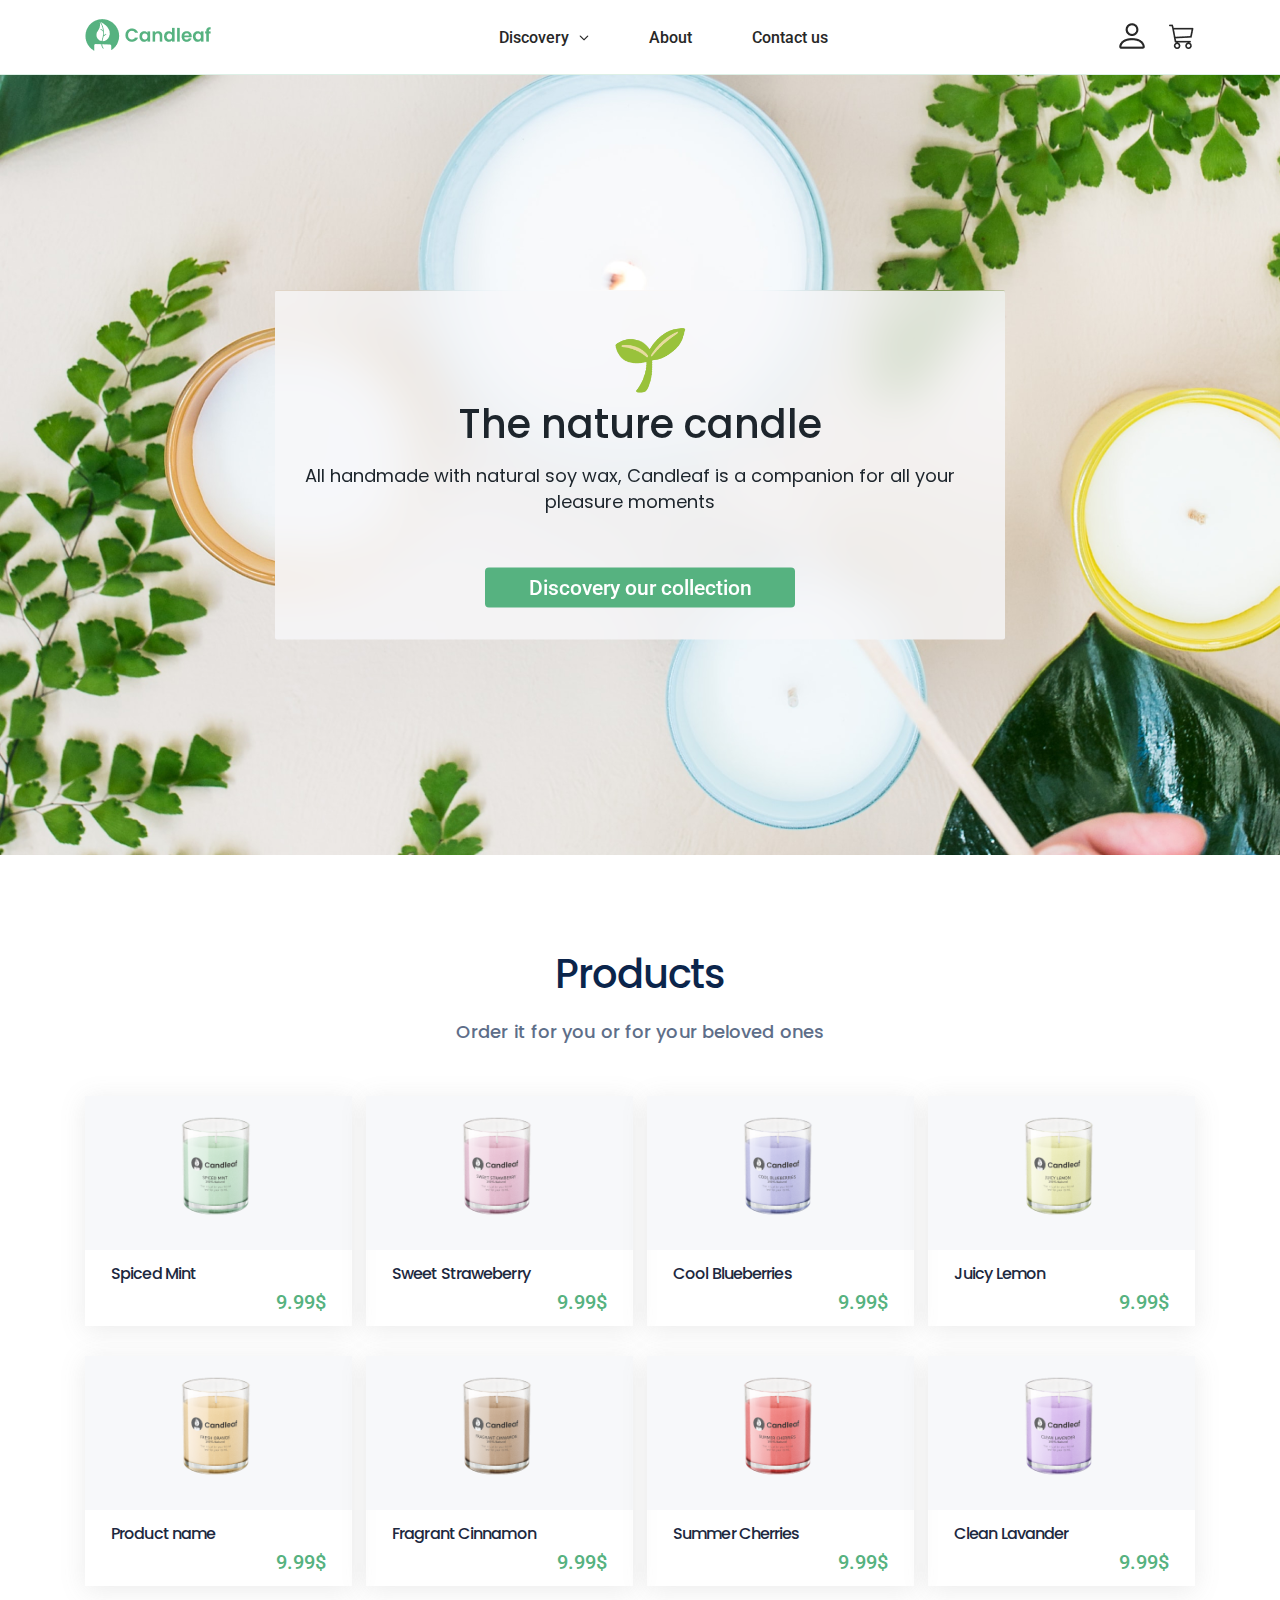
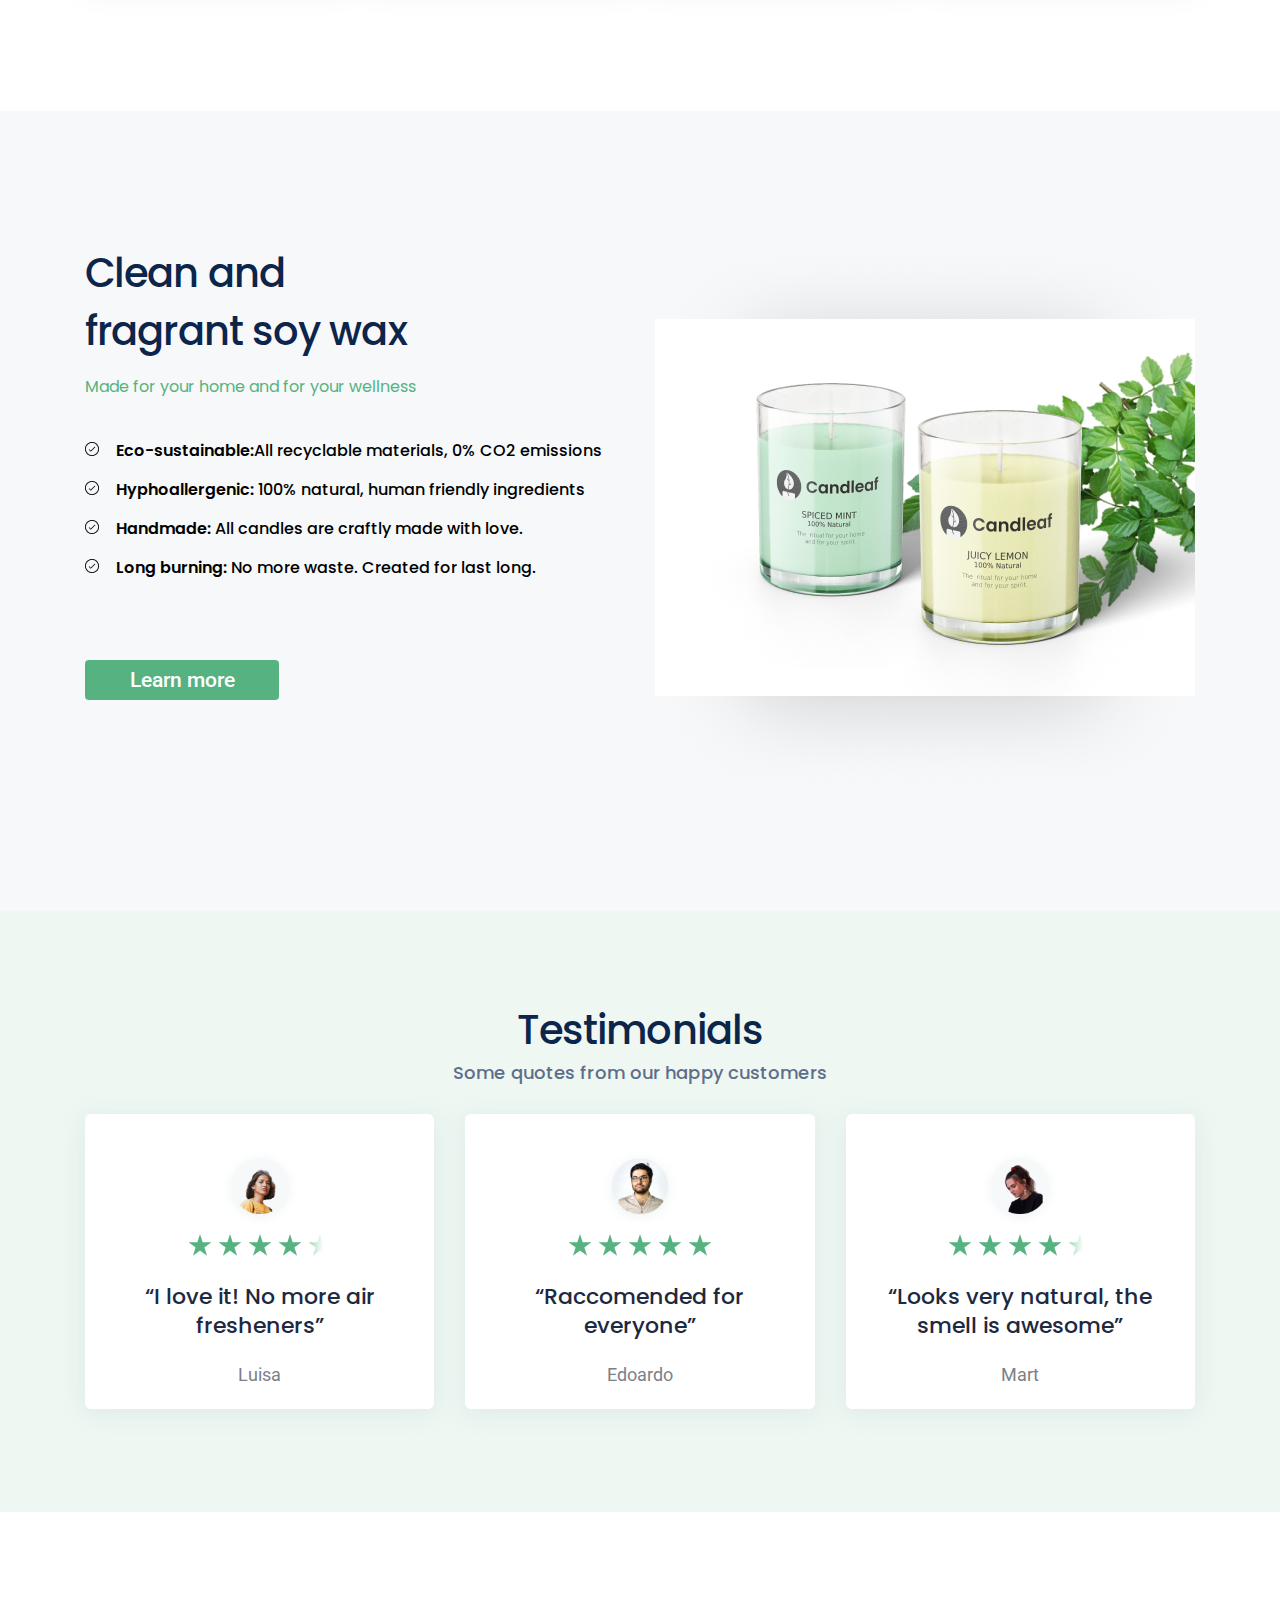
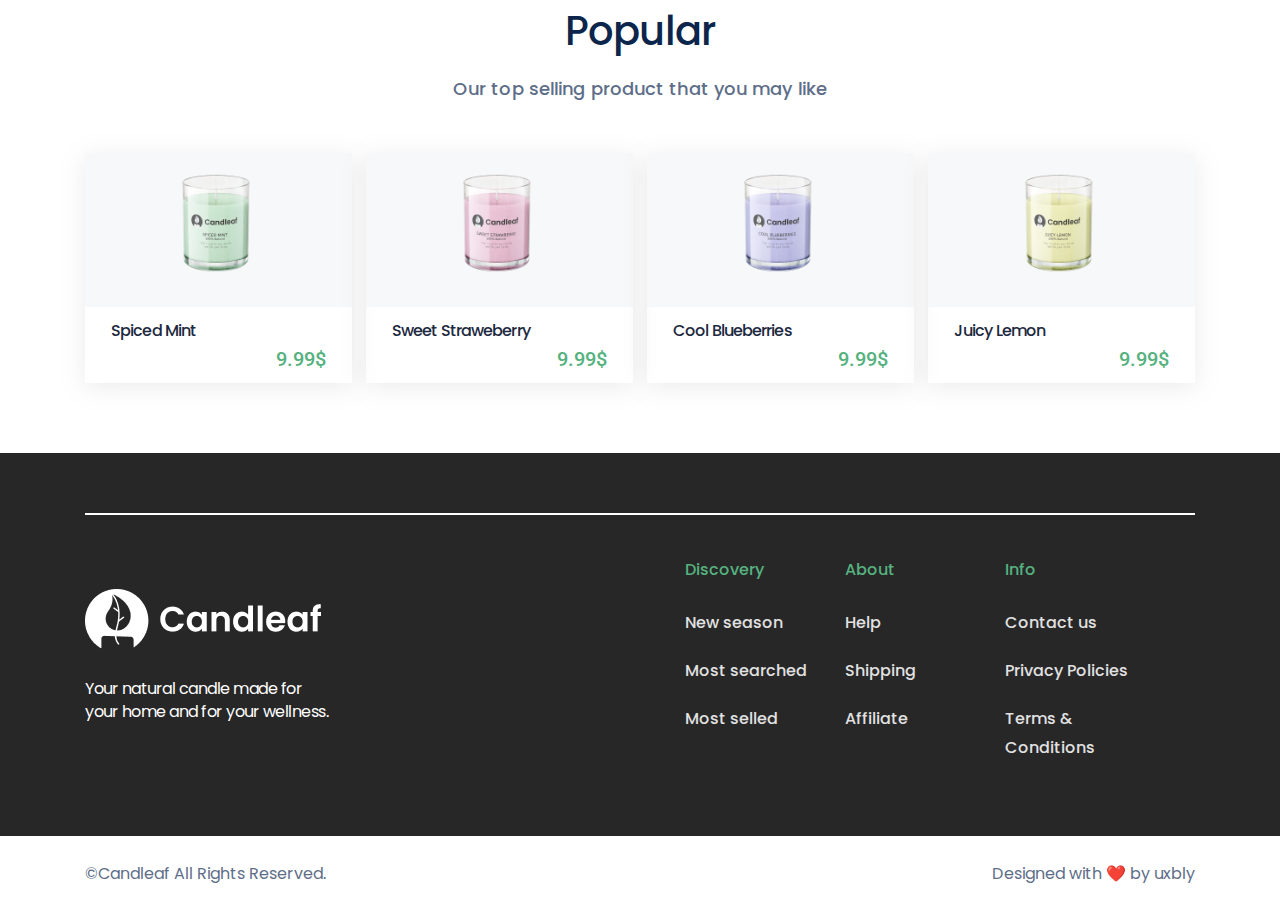
<file: index.html>
<!DOCTYPE html>
<html lang="pt-br">
    <head >
        <meta charset="UTF-8">
        <meta name="viewport" content="width=device-width, initial-scale=1.0">
        <title>Candleaf</title>
        <link rel="icon" href="./imagens/favicon.png" sizes="32x32" type="image/png">
        <link rel="preconnect" href="https://fonts.googleapis.com">
        <link rel="preconnect" href="https://fonts.gstatic.com" crossorigin>
        <link href="https://fonts.googleapis.com/css2?family=Roboto:ital,wght@0,100;0,300;0,400;0,500;0,700;0,900;1,100;1,300;1,400;1,500;1,700;1,900&display=swap" rel="stylesheet">
        <link href="https://fonts.googleapis.com/css2?family=Poppins:ital,wght@0,100;0,200;0,300;0,400;0,500;0,600;0,700;0,800;0,900;1,100;1,200;1,300;1,400;1,500;1,600;1,700;1,800;1,900&display=swap" rel="stylesheet">
        <link rel="stylesheet" href="./index.css">
        <meta name="description" content="Candleaf, is the nature candle. All handmade with natural soy max, Candleaft is a companion for all your pleasure moments.">
        <meta name="rating" content="general">
    </head>
    <body>
       <!-- HEADER -->
        
       <header class="header">
            <section class="container">
                <section class="header-content">
                    
                        <section class="menu-mobile-container">
                            <a href="#" title="Menu" class="header-menu-mobile"></a>
                            <nav class="menu-mobile">
                                <ul>
                                    <li class="menu-home-item1">
                                        <a href="#" title="Discovery">Discovery</a>
                                    </li>
                                    <li class="menu-item-mobile">
                                        <a href="#" title="About">About</a></li>
                                    <li class="menu-item-mobile">
                                        <a href="#" title="Contact us">Contact us</a>
                                    </li>
                                </ul>   
                            </nav>
                        </section>

                    
                    <a href="./index.html" title="Logo">
                        <img src="./imagens/logo.png" alt="logo-candleaf" title="Logo Candleaf">
                    </a>
                    <nav class="header-menu-desktop">
                            <ul class="header-menu">
                                <li class="menu-home-item1">
                                    <a href="#" title="Discovery">Discovery</a>
                                </li>
                                <li>
                                    <a href="#" title="About">About</a></li>
                                <li>
                                    <a href="#" title="Contact us">Contact us</a>
                                </li>
                            </ul>   
                    </nav>
                    <section class="profile-cart">
                            <a href="#" title="Minha Conta">
                                <img src="./imagens/profile.png" alt="profile-minha-conta" title="Minha Conta">
                            </a>
                            <a href="#" title="Meu carrinho">
                                <img src="./imagens/cart.png" alt="meu-carrinho" title="Meu Carrinho">
                            </a>
                    </section>
                </section>
            </section>
        </header>
        
        <!-- MAIN -->
        <main>
           <!-- BANNER -->
            <section class="hero">
                <picture>
                    <source media="(max-width:1024px)" srcset="./imagens/hero-mobile.png">
                    <img src="./imagens/hero.png" alt="banner-hero" title="Banner Hero">
                </picture>
                <section class="hero-box">
                    <i>🌱</i>
                    <h1>The nature candle</h1>
                    <p>All handmade with natural soy wax, Candleaf is a companion for all your pleasure moments </p>
                    <a class="button hero-button" href="#products-gallery" title="Discovery our collection">Discovery our collection</a>
                </section>
           </section>
            
            <!-- PRODUTOS -->
            <section id="products-gallery" class="products-gallery"> 
                <section class="container">
                    <section class="products-gallery-content"> 
                        
                        <h2 class="section-title">Products</h2>
                        <p class="section-description">Order it for you or for your beloved ones </p>
                        
                        <section class="gallery">
                            <!-- CARD 01 -->
                            <a href="./spiced-mint.html" title="Ir para o produto">
                                <section class="card">
                                    <figure>
                                        <img src="./imagens/produto-1.png" alt="produto-spiced-mint" title="Spiced Mint">
                                    </figure>
                                    <section class="card-description">
                                        <h3 class="name">Spiced Mint</h3>
                                        <p class="price">9.99$</p>
                                    </section>
                                </section>
                            </a>
                        
                            <!-- CARD 02 -->
                            <a href="./sweet-straweberry.html" title="Ir para o produto">
                                <section class="card">
                                    <figure>
                                        <img src="./imagens/produto-2.png" alt="produto-sweet-straweberry" title="Sweet Straweberry">
                                    </figure>
                                    <section class="card-description">
                                        <h3 class="name">Sweet Straweberry</h3>
                                        <p class="price">9.99$</p>
                                    </section>
                                </section>
                            </a>

                            <!-- CARD 03 -->
                            <a href="./cool-blueberries.html" title="Ir para o produto">
                                <section class="card">
                                    <figure>
                                        <img src="./imagens/produto-3.png" alt="produto-cool-blueberries" title="Cool Blueberries">
                                    </figure>
                                    <section class="card-description">
                                        <h3 class="name">Cool Blueberries</h3>
                                        <p class="price">9.99$</p>
                                    </section>
                                </section>
                            </a>

                            <!-- CARD 04 -->
                            <a href="./juicy-lemon.html" title="Ir para o produto">
                                <section class="card">
                                    <figure>
                                        <img src="./imagens/produto-4.png" alt="produto-juicy-lemon" title="Juicy Lemon">
                                    </figure>
                                    <section class="card-description">
                                        <h3 class="name">Juicy Lemon</h3>
                                        <p class="price">9.99$</p>
                                    </section>
                                </section>
                            </a>

                            <!-- CARD 05 -->
                            <a href="./product-name.html" title="Ir para o produto" class="card-produto card-link">
                                <section class="card">
                                    <figure>
                                        <img src="./imagens/produto-5.png" alt="produto-product-name" title="Product name">
                                    </figure>
                                    <section class="card-description">
                                        <h3 class="name">Product name</h3>
                                        <p class="price">9.99$</p>
                                    </section>
                                </section>
                            </a>

                            <!-- CARD 06 -->
                            <a href="./fragrant-cinnamon.html" title="Ir para o produto" class="card-produto card-link">
                                <section class="card">
                                    <figure>
                                        <img src="./imagens/produto-6.png" alt="produto-fragrant-cinnamon" title="Fragrant Cinnamon">
                                    </figure>
                                    <section class="card-description">
                                        <h3 class="name">Fragrant Cinnamon</h3>
                                        <p class="price">9.99$</p>
                                    </section>
                                </section>
                            </a>

                            <!-- CARD 07 -->
                            <a href="./summer-cherries.html" title="Ir para o produto" class="card-produto card-link">
                                <section class="card">
                                    <figure>
                                        <img src="./imagens/produto-7.png" alt="produto-summer-cherries" title="Summer Cherries">
                                    </figure>
                                    <section class="card-description">
                                        <h3 class="name">Summer Cherries</h3>
                                        <p class="price">9.99$</p>
                                    </section>
                                </section>
                            </a>

                            <!-- CARD 08 -->
                            <a href="./clean-lavander.html" title="Ir para o produto" class="card-produto card-link">
                                <section class="card">
                                    <figure>
                                        <img src="./imagens/produto-8.png" alt="produto-clean-lavander" title="Clean Lavander">
                                    </figure>
                                    <section class="card-description">
                                        <h3 class="name">Clean Lavander</h3>
                                        <p class="price">9.99$</p>
                                    </section>
                                </section>
                            </a>

                            <button class="see-more">See more</button>

                        </section>
                    </section>
                </section>
            </section>


           <!-- PRODUTO DESCRIÇÃO -->
            <section class="product-description">
                <section class="container">
                    <section class="product-description-content">
                        
                        <!-- ESQUERDA -->
                        <section class="left">
                            
                            <h2 class="section-title">Clean and fragrant soy wax</h2>
                            
                            <p>Made for your home and for your wellness</p>
                            
                            <ul>
                                <li><span>Eco-sustainable:</span>All recyclable materials, 0% CO2 emissions</li>
                                <li><span>Hyphoallergenic:</span> 100% natural, human friendly ingredients </li>
                                <li><span>Handmade:</span> All candles are craftly made with love.</li>
                                <li><span>Long burning:</span> No more waste. Created for last long.</li>
                            </ul>

                            <button>Learn more</button>
                        </section>

                        <!-- DIREITA -->
                        <section class="right">
                            
                            <h2 class="section-title">Clean and fragrant soy wax</h2>
                            
                            <p>Made for your home and for your wellness</p>
                            
                            <figure>
                                <img src="./imagens/produto-descricao.png" alt="product-descricao" title="Clean and fragrant soy wax">
                            </figure>
                        </section>

                    </section>
                </section>
            </section>
            
            <!-- TESTIMONIALS-->
            <section class="testimonials">
                <section class="container">
                    <section class="testimonials-content">
                        <h2 class="section-title">Testimonials</h2>
                        <p class="section-description">Some quotes from our happy customers</p>
                        <section class="gallery">
                            <!-- CARD 01-->
                            <section class="card">
                                <figure>
                                    <img src="./imagens/testimonials-1.png" alt="testimonials-profile" title="I love it! No more air fresheners" class="profile"/>
                                </figure>
                                <ul class="review">
                                    <li>
                                        <figure>
                                            <img src="./imagens/star-1.png" alt="star-testimonials-review" title="Testimonials Review"/>
                                        </figure>
                                    </li>
                                    <li>
                                        <figure>
                                            <img src="./imagens/star-1.png" alt="star-testimonials-review" title="Testimonials Review"/>
                                        </figure>
                                    </li>
                                    <li>
                                        <figure>
                                            <img src="./imagens/star-1.png" alt="star-testimonials-review" title="Testimonials Review"/>
                                        </figure>
                                    </li>
                                    <li>
                                        <figure>
                                            <img src="./imagens/star-1.png" alt="star-testimonials-review" title="Testimonials Review"/>
                                        </figure>
                                    </li>
                                    <li>
                                        <figure>
                                            <img src="./imagens/star-0.png" alt="star-testimonials-review" title="Testimonials Review"/>
                                        </figure>
                                    </li>
                                </ul> 
                                <h3>“I love it! No more air fresheners”</h3>
                                <h4>Luisa</h4>
                            </section>

                             <!-- CARD 02-->
                             <section class="card">
                                <figure>
                                    <img src="./imagens/testimonials-2.png" alt="testimonials-profile" title="Raccomended for everyone" class="profile"/>
                                </figure>
                                <ul class="review">
                                    <li>
                                        <figure>
                                            <img src="./imagens/star-1.png" alt="star-testimonials-review" title="Testimonials Review"/>
                                        </figure>
                                    </li>
                                    <li>
                                        <figure>
                                            <img src="./imagens/star-1.png" alt="star-testimonials-review" title="Testimonials Review"/>
                                        </figure>
                                    </li>
                                    <li>
                                        <figure>
                                            <img src="./imagens/star-1.png" alt="star-testimonials-review" title="Testimonials Review"/>
                                        </figure>
                                    </li>
                                    <li>
                                        <figure>
                                            <img src="./imagens/star-1.png" alt="star-testimonials-review" title="Testimonials Review"/>
                                        </figure>
                                    </li>
                                    <li>
                                        <figure>
                                            <img src="./imagens/star-1.png" alt="star-testimonials-review" title="Testimonials Review"/>
                                        </figure>
                                    </li>
                                </ul> 
                                <h3>“Raccomended for everyone”</h3>
                                <h4>Edoardo</h4>
                             </section>

                              <!-- CARD 03-->
                            <section class="card">
                                <figure>
                                    <img src="./imagens/testimonials-3.png" alt="testimonials-profile" title="Looks very natural, the smell is awesome" class="profile"/>   
                                </figure>
                                <ul class="review">
                                    <li>
                                        <figure>
                                            <img src="./imagens/star-1.png" alt="star-testimonials-review" title="Testimonials Review"/>
                                        </figure>
                                    </li>
                                    <li>
                                        <figure>
                                            <img src="./imagens/star-1.png" alt="star-testimonials-review" title="Testimonials Review"/>
                                        </figure>
                                    </li>
                                    <li>
                                        <figure>
                                            <img src="./imagens/star-1.png" alt="star-testimonials-review" title="Testimonials Review"/>
                                        </figure>
                                    </li>
                                    <li>
                                        <figure>
                                            <img src="./imagens/star-1.png" alt="star-testimonials-review" title="Testimonials Review"/>
                                        </figure>
                                    </li>
                                    <li>
                                        <figure>
                                            <img src="./imagens/star-0.png" alt="star-testimonials-review" title="Testimonials Review"/>
                                        </figure>
                                    </li>
                                </ul> 
                                <h3>“Looks very natural, the smell is awesome”</h3>
                                <h4>Mart</h4>
                            </section>
                        </section>
                    </section>
                </section>
            </section>

           <!-- PRODUTOS POPULAR -->
            <section class="products-gallery products-popular"> 
                <section class="container">
                    <section class="products-gallery-content"> 
                        
                        <h2 class="section-title">Popular</h2>
                        <p class="section-description">Our top selling product that you may like</p>
                        
                        <section class="gallery">
                            <!-- CARD 01 -->
                            <a href="./spiced-mint.html" title="Ir para o produto">
                                <section class="card">
                                    <figure>
                                        <img src="./imagens/produto-1.png" alt="produto-spiced-mint" title="Spiced Mint">
                                    </figure>
                                    <section class="card-description">
                                        <h3 class="name">Spiced Mint</h3>
                                        <p class="price">9.99$</p>
                                    </section>
                                </section>
                            </a>
                            
                            <!-- CARD 02 -->
                            <a href="./sweet-straweberry.html" title="Ir para o produto">
                                <section class="card">
                                    <figure>
                                        <img src="./imagens/produto-2.png" alt="produto-sweet-straweberry" title="Sweet Straweberry">
                                    </figure>
                                    <section class="card-description">
                                        <h3 class="name">Sweet Straweberry</h3>
                                        <p class="price">9.99$</p>
                                    </section>
                                </section>
                            </a>

                            <!-- CARD 03 -->
                            <a href="./cool-blueberries.html" title="Ir para o produto">
                                <section class="card">
                                    <figure>
                                        <img src="./imagens/produto-3.png" alt="produto-cool-blueberries" title="Cool Blueberries">
                                    </figure>
                                    <section class="card-description">
                                        <h3 class="name">Cool Blueberries</h3>
                                        <p class="price">9.99$</p>
                                    </section>
                                </section>
                            </a>

                            <!-- CARD 04 -->
                            <a href="./juicy-lemon.html" title="Ir para o produto">
                                <section class="card">
                                    <figure>
                                        <img src="./imagens/produto-4.png" alt="produto-juicy-lemon" title="Juicy Lemon">
                                    </figure>
                                    <section class="card-description">
                                        <h3 class="name">Juicy Lemon</h3>
                                        <p class="price">9.99$</p>
                                    </section>
                                </section>
                            </a>

                            <!-- <button class="see-more">See more</button> -->
                        </section>

                    </section>
                </section>
            </section>

            
        </main>

        <!-- FOOOTER -->
        <footer>
            <!-- LOGO E MENU -->
            <section class="footer-menus">
                <section class="container">
                    <section class="footer-menus-content">
                        <!-- LOGO -->
                        <section class="logo-content">
                            <figure>
                                <img src="./imagens/logo-white.png" alt="logo-footer" title="Logo Candleaf"/>
                            </figure>
                            <p>Your natural candle made for your home and for your wellness.</p>
                        </section>

                       <!-- MENU -->
                        <section class="footer-menu">
                            <!-- MENU 01 -->
                            <section class="menu-item">
                                <h3>Discovery</h3>
                                <ul>
                                    <li>
                                        <a href="#" title="New season">New season</a>
                                    </li>
                                    <li>
                                        <a href="#" title="Most searched">Most searched</a>
                                    </li>
                                    <li>
                                        <a href="#" title="Most selled">Most selled</a>
                                    </li>
                                </ul>
                            </section>

                            <!-- MENU 02 -->
                            <section class="menu-item">
                                <h3>About</h3>
                                <ul>
                                    <li>
                                        <a href="#" title="Help">Help</a>
                                    </li>
                                    <li>
                                        <a href="#" title="Shipping">Shipping</a>
                                    </li>
                                    <li>
                                        <a href="#" title="Affiliate">Affiliate</a>
                                    </li>
                                </ul>
                            </section>

                            <!-- MENU 03 -->
                            <section class="menu-item">
                                <h3>Info</h3>
                                <ul>
                                    <li>
                                        <a href="#" title="Help">Contact us</a>
                                    </li>
                                    <li>
                                        <a href="#" title="Shipping">Privacy Policies</a>
                                    </li>
                                    <li>
                                        <a href="#" title="Affiliate">Terms & Conditions</a>
                                    </li>
                                </ul>
                            </section>
                        </section>
                    </section>
                </section>
            </section>

            <!-- CREDITOS -->
            <section class="footer-credits">
                <section class="container">
                    <section class="footer-credits-content">
                        <p>©Candleaf All Rights Reserved.</p>
                        <p>Designed with ❤️ by uxbly</p>
                    </section>
                </section>
            </section>
        </footer>


        <!-- SCRIPTS -->
        <script src="https://code.jquery.com/jquery-3.6.0.min.js"
            integrity="sha256-/xUj+3OJU5yExlq6GSYGSHk7tPXikynS7ogEvDej/m4="
            crossorigin="anonymous"></script>
        <script src="./js/index.js"></script>
    </body>
</html>
</file>
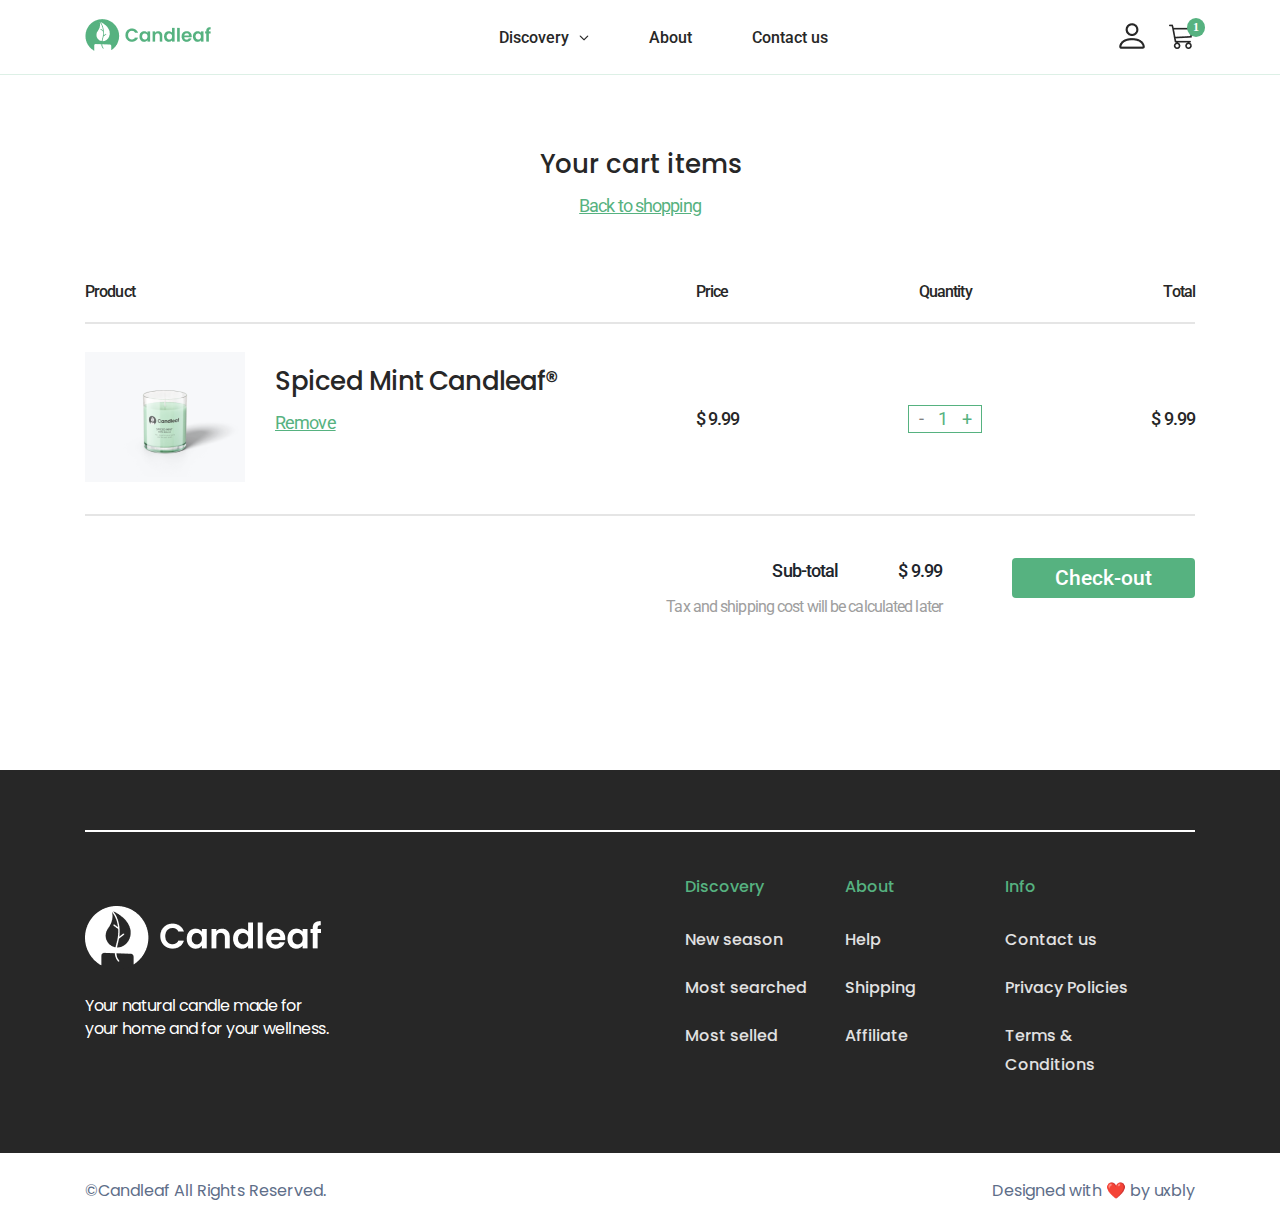
<file: cart.html>
<!DOCTYPE html>
<html lang="pt-br">
    <head >
        <meta charset="UTF-8">
        <meta name="viewport" content="width=device-width, initial-scale=1.0">
        <title>My Cart</title>
        <link rel="preconnect" href="https://fonts.googleapis.com">
        <link rel="preconnect" href="https://fonts.gstatic.com" crossorigin>
        <link href="https://fonts.googleapis.com/css2?family=Roboto:ital,wght@0,100;0,300;0,400;0,500;0,700;0,900;1,100;1,300;1,400;1,500;1,700;1,900&display=swap" rel="stylesheet">
        <link href="https://fonts.googleapis.com/css2?family=Poppins:ital,wght@0,100;0,200;0,300;0,400;0,500;0,600;0,700;0,800;0,900;1,100;1,200;1,300;1,400;1,500;1,600;1,700;1,800;1,900&display=swap" rel="stylesheet">
        <link rel="stylesheet" href="./index.css">
        <link rel="stylesheet" href="./cart-page.css">
        <link rel="icon" href="./imagens/favicon.png" sizes="32x32" type="image/png">
        <meta name="description" content="Candleaf, is the nature candle. All handmade with natural soy max, Candleaft is a companion for all your pleasure moments.">
        <meta name="rating" content="general">
    </head>
    <body>
       <!-- HEADER -->
       <header class="header">
            <section class="container">
                <section class="header-content">
                    
                    <section class="menu-mobile-container">
                        <a href="#" title="Menu" class="header-menu-mobile"></a>
                        <nav class="menu-mobile">
                            <ul>
                                <li class="menu-home-item1">
                                    <a href="#" title="Discovery">Discovery</a>
                                </li>
                                <li class="menu-item-mobile">
                                    <a href="#" title="About">About</a></li>
                                <li class="menu-item-mobile">
                                    <a href="#" title="Contact us">Contact us</a>
                                </li>
                            </ul>   
                        </nav>
                    </section>
                    
                    <a href="./index.html" title="Logo">
                        <img src="./imagens/logo.png" alt="logo-candleaf" title="Logo Candleaf">
                    </a>
                    <nav class="header-menu-desktop">
                            <ul class="header-menu">
                                <li class="menu-home-item1">
                                    <a href="#" title="Discovery">Discovery</a>
                                </li>
                                <li>
                                    <a href="#" title="About">About</a></li>
                                <li>
                                    <a href="#" title="Contact us">Contact us</a>
                                </li>
                            </ul>   
                    </nav>
                    <section class="profile-cart">
                            <a href="#" title="Minha Conta">
                                <img src="./imagens/profile.png" alt="profile-minha-conta" title="Minha Conta">
                            </a>
                            <a href="#" title="Meu carrinho" class="my-cart">
                                <img src="./imagens/cart.png" alt="meu-carrinho" title="Meu Carrinho">
                            </a>
                    </section>
                </section>
            </section>
        </header>
        
        <!-- MAIN -->
        <main>

            <section class="cart-page">
                <section class="container">
                    
                    <section class="cart-page-content">
                        <section class="cart-page-header">
                            <h1>Your cart items</h1>
                            <a href="./index.html" title="Back to shopping">Back to shopping</a> 
                        </section>
                    </section>

                    <section class="cart-items">
                        <section class="cart-items-header">
                            <section class="column-product">
                                <h3>Product</h3>
                            </section>
                            <section class="column-price">
                                <h3>Price</h3>
                            </section>
                            <section class="column-quantity no-mobile">
                                <h3>Quantity</h3>
                            </section>
                            <section class="column-total no-mobile">
                                <h3>Total</h3>
                            </section>
                        </section>
                        <section class="cart-items-content">
                            <section class="column-product">
                                <section class="product-content">
                                    <picture>
                                        <source media="(max-width:1024px)" srcset="./imagens/product-1-cart-mobile.png">
                                        <img src="./imagens/product-1-cart.png" alt="spiced-mint-candleaf" title="Spiced Mint Candleaf®">
                                    </picture>
                                    <section class="product-content-name">
                                        <a href="./spiced-mint.html" title="Spiced Mint Candleaf®">
                                            <h2>Spiced Mint Candleaf®</h2>
                                        </a>
                                        <a class="link-remove" href="#" title="Remove">Remove</a>
                                    </section>
                                </section>
                            </section>
                            <section class="column-price">
                                <span class="price">$ 9.99</span>
                                <section class="quantity-mobile">
                                    <span class="label">Quantity</span>
                                    <section class="quantity-selector">
                                        <button class="prev">-</button>
                                        <span>1</span>
                                        <button>+</button>
                                    </section>
                                </section>
                            </section>
                            <section class="column-quantity no-mobile">
                                <section class="quantity-selector">
                                    <button class="prev">-</button>
                                    <span>1</span>
                                    <button>+</button>
                                </section>
                            </section>
                            <section class="column-total no-mobile"">
                                <span class="price">$ 9.99</span>
                            </section>
                        </section>
                        <section class="cart-footer">
                            <section class="sub-total">
                                <section class="price">
                                    <p>Sub-total</p>
                                    <p>$ 9.99</p>
                                </section>
                                <p class="info">Tax and shipping cost will be calculated later</p>
                            </section>
                            <a class="button" href="./checkout/profile.html" title="Check-out">Check-out</a>
                        </section>
                    </section>
                    
                </section>
            </section>
            
        </main>

        <!-- FOOOTER -->
        <footer>
            <!-- LOGO E MENU -->
            <section class="footer-menus">
                <section class="container">
                    <section class="footer-menus-content">
                        <!-- LOGO -->
                        <section class="logo-content">
                            <figure>
                                <img src="./imagens/logo-white.png" alt="logo-footer" title="Logo Candleaf"/>
                            </figure>
                            <p>Your natural candle made for your home and for your wellness.</p>
                        </section>

                       <!-- MENU -->
                        <section class="footer-menu">
                            <!-- MENU 01 -->
                            <section class="menu-item">
                                <h3>Discovery</h3>
                                <ul>
                                    <li>
                                        <a href="#" title="New season">New season</a>
                                    </li>
                                    <li>
                                        <a href="#" title="Most searched">Most searched</a>
                                    </li>
                                    <li>
                                        <a href="#" title="Most selled">Most selled</a>
                                    </li>
                                </ul>
                            </section>

                            <!-- MENU 02 -->
                            <section class="menu-item">
                                <h3>About</h3>
                                <ul>
                                    <li>
                                        <a href="#" title="Help">Help</a>
                                    </li>
                                    <li>
                                        <a href="#" title="Shipping">Shipping</a>
                                    </li>
                                    <li>
                                        <a href="#" title="Affiliate">Affiliate</a>
                                    </li>
                                </ul>
                            </section>

                            <!-- MENU 03 -->
                            <section class="menu-item">
                                <h3>Info</h3>
                                <ul>
                                    <li>
                                        <a href="#" title="Help">Contact us</a>
                                    </li>
                                    <li>
                                        <a href="#" title="Shipping">Privacy Policies</a>
                                    </li>
                                    <li>
                                        <a href="#" title="Affiliate">Terms & Conditions</a>
                                    </li>
                                </ul>
                            </section>
                        </section>
                    </section>
                </section>
            </section>

            <!-- CREDITOS -->
            <section class="footer-credits">
                <section class="container">
                    <section class="footer-credits-content">
                        <p>©Candleaf All Rights Reserved.</p>
                        <p>Designed with ❤️ by uxbly</p>
                    </section>
                </section>
            </section>
        </footer>


        <!-- SCRIPTS -->
        <script src="https://code.jquery.com/jquery-3.6.0.min.js"
            integrity="sha256-/xUj+3OJU5yExlq6GSYGSHk7tPXikynS7ogEvDej/m4="
            crossorigin="anonymous"></script>
        <script src="./js/index.js"></script>
    </body>
</html>
</file>
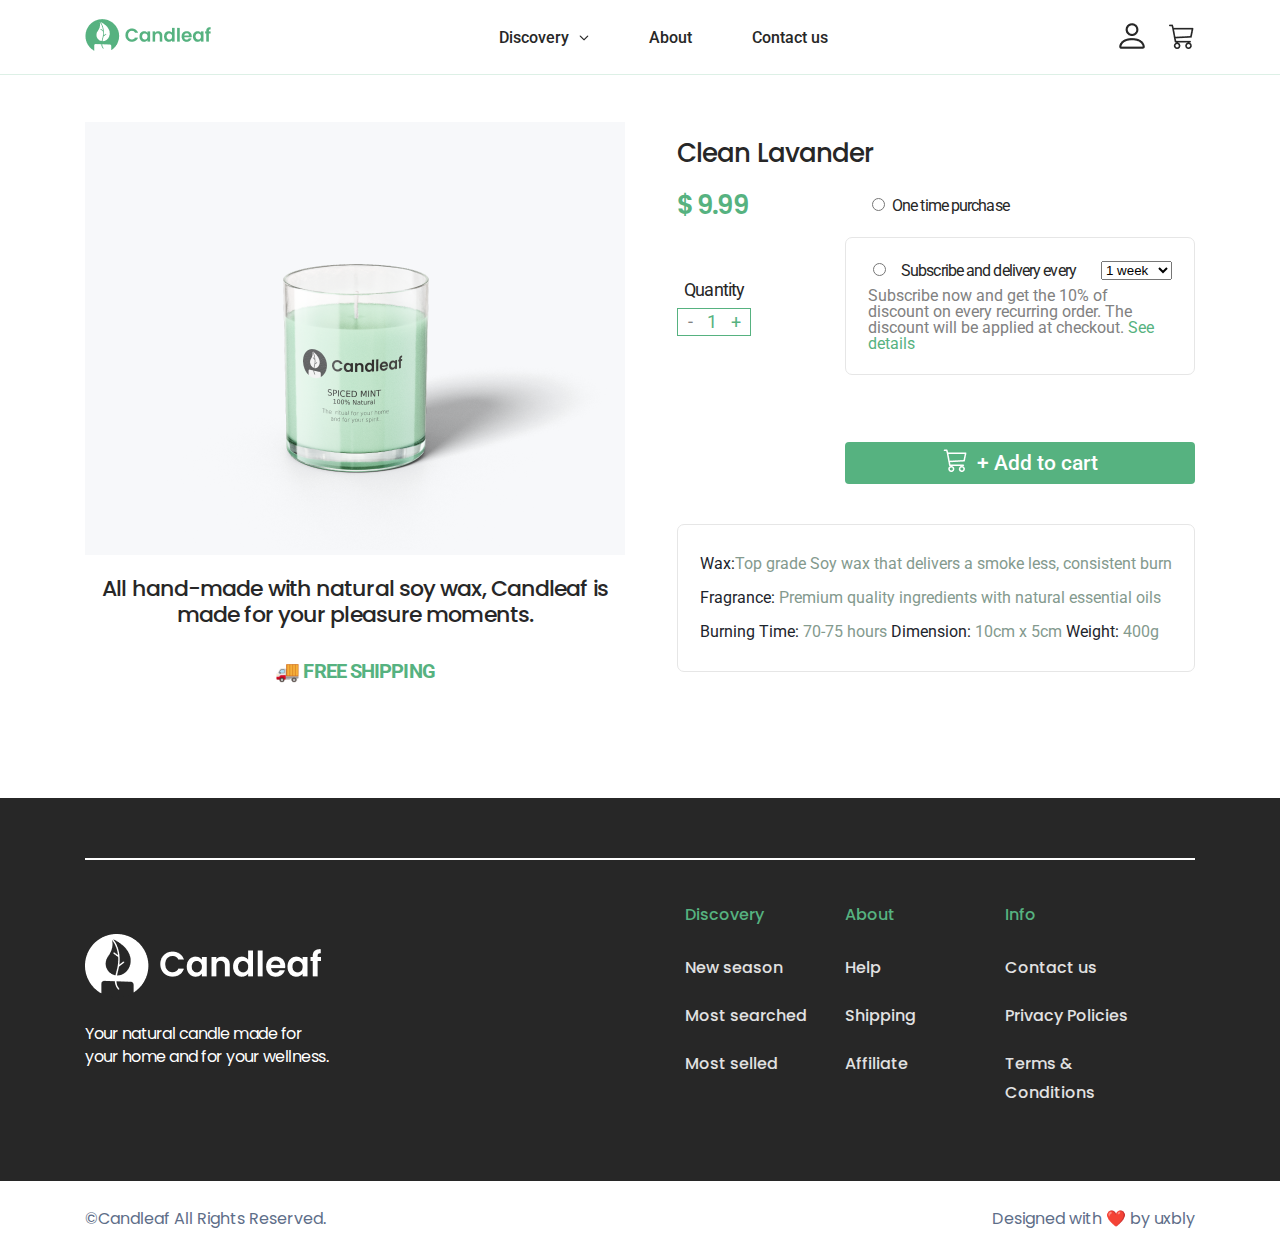
<file: clean-lavander.html>
<!DOCTYPE html>
<html lang="pt-br">
    <head >
        <meta charset="UTF-8">
        <meta name="viewport" content="width=device-width, initial-scale=1.0">
        <title>Clean Lavander</title>
        <link rel="preconnect" href="https://fonts.googleapis.com">
        <link rel="preconnect" href="https://fonts.gstatic.com" crossorigin>
        <link href="https://fonts.googleapis.com/css2?family=Roboto:ital,wght@0,100;0,300;0,400;0,500;0,700;0,900;1,100;1,300;1,400;1,500;1,700;1,900&display=swap" rel="stylesheet">
        <link href="https://fonts.googleapis.com/css2?family=Poppins:ital,wght@0,100;0,200;0,300;0,400;0,500;0,600;0,700;0,800;0,900;1,100;1,200;1,300;1,400;1,500;1,600;1,700;1,800;1,900&display=swap" rel="stylesheet">
        <link rel="stylesheet" href="./index.css">
        <link rel="stylesheet" href="./product-page.css">
        <link rel="icon" href="./imagens/favicon.png" sizes="32x32" type="image/png">
        <meta name="description" content="Candleaf, is the nature candle. All handmade with natural soy max, Candleaft is a companion for all your pleasure moments.">
        <meta name="rating" content="general">
    </head>
    <body>
       <!-- HEADER -->
       <header class="header">
            <section class="container">
                <section class="header-content">
                    
                    <section class="menu-mobile-container">
                        <a href="#" title="Menu" class="header-menu-mobile"></a>
                        <nav class="menu-mobile">
                            <ul>
                                <li class="menu-home-item1">
                                    <a href="#" title="Discovery">Discovery</a>
                                </li>
                                <li class="menu-item-mobile">
                                    <a href="#" title="About">About</a></li>
                                <li class="menu-item-mobile">
                                    <a href="#" title="Contact us">Contact us</a>
                                </li>
                            </ul>   
                        </nav>
                    </section>
                    
                    <a href="./index.html" title="Logo">
                        <img src="./imagens/logo.png" alt="logo-candleaf" title="Logo Candleaf">
                    </a>
                    <nav class="header-menu-desktop">
                            <ul class="header-menu">
                                <li class="menu-home-item1">
                                    <a href="#" title="Discovery">Discovery</a>
                                </li>
                                <li>
                                    <a href="#" title="About">About</a></li>
                                <li>
                                    <a href="#" title="Contact us">Contact us</a>
                                </li>
                            </ul>   
                    </nav>
                    <section class="profile-cart">
                            <a href="#" title="Minha Conta">
                                <img src="./imagens/profile.png" alt="profile-minha-conta" title="Minha Conta">
                            </a>
                            <a href="#" title="Meu carrinho">
                                <img src="./imagens/cart.png" alt="meu-carrinho" title="Meu Carrinho">
                            </a>
                    </section>
                </section>
            </section>
        </header>
        
        <!-- MAIN -->
        <main>

            <section class="product-page desktop">
                <section class="container">
                    <section class="product-page-content">
                        <section class="left">

                            <section class="product-image">
                                <figure>
                                    <img src="./imagens/produto-1-full.png" alt="produto-1-full" title="Sweet Straweberry"/>
                                </figure>
                            </section>

                            <section class="info">
                                <p>All hand-made with natural soy wax, Candleaf is made for your pleasure moments.</p>
                            </section>

                            <section class="shipping">
                                <p>🚚 FREE SHIPPING</p>
                            </section>

                        </section>
                        <section class="right">
                            
                            <h1>Clean Lavander</h1>

                            <section class="price-subscribe-one">
                                <p class="price">$ 9.99</p>
                                <section class="product-subscribe-one">
                                    <input type="radio" id="every" name="opt_subscribe" value="One time purchase">
                                    <label for="every">One time purchase </label>
                                </section>
                            </section>
                            
                            <section class="quantity-subscribe">
                            
                                    <section class="quantity">
                                        <p>Quantity</p>
                                        <section class="quantity-selector">
                                            <button class="prev">-</button>
                                            <span>1</span>
                                            <button>+</button>
                                        </section>
                                    </section>
                                
                                    <section class="product-subscribe">
                                        
                                        <section class="product-subscribe-select">
                                            <section>
                                                <input type="radio" id="every" name="opt_subscribe" value="Subscribe and delivery every" checked> 
                                                <label for="every">Subscribe and delivery every </label>
                                            </section>

                                            <select name="weeks" id="weeks">
                                                <option id="week-1" value="1-week">1 week</option>
                                                <option id="week-2" value="2-week">2 weeks</option>
                                                <option id="week-3" value="3-week">3 weeks</option>
                                                <option id="week-4" value="4-week">4 weeks</option>
                                            </select>
                                        </section>

                                        <p>Subscribe now and get the 10% of discount on every recurring order.  The discount will be applied at checkout. <a href="#" title="See details">See details</a></p>
                                    
                                    </section>

                            </section>
                            
                            <section class="product-add-to-cart"> 
                                <a class="button" href="./cart.html"> <span> + Add to cart</span></a>
                            </section>
                            
                            <section class="product-specifications">
                                <p><span>Wax:</span>Top grade Soy wax that delivers a smoke less,  consistent burn</p>
                                <p><span>Fragrance:</span> Premium quality ingredients with natural essential oils </p>
                                <p><span>Burning Time:</span> 70-75 hours <span>Dimension:</span> 10cm x 5cm <span>Weight:</span> 400g </p>
                            </section>


                        </section>
                    </section>
                </section>
            </section>

            <section class="product-page mobile">
                <section class="container">
                    <section class="product-page-content">
                        <h1>Clean Lavander</h1>
                        <section class="product-image">
                            <figure>
                                <img src="./imagens/produto-1-full.png " alt="produto-1-full" title="Spiced Mint Candleaf"/>
                            </figure>
                        </section>
                        <section class="price-quantity">
                            <section class="price-subscribe-one">
                                <p class="price">$ 9.99</p>
                            </section>
                            <section class="quantity">
                                <p>Quantity</p>
                                <section class="quantity-selector">
                                    <button class="prev">-</button>
                                    <span>1</span>
                                    <button>+</button>
                                </section>
                            </section>
                        </section>
                        <section class="price-subscribe-one">
                            <section class="product-subscribe-one">
                                <input type="radio" id="every" name="opt_subscribe" value="One time purchase">
                                <label for="every">One time purchase </label>
                            </section>
                        </section>
                        <section class="product-subscribe">
                                        
                            <section class="product-subscribe-select">
                                <section>
                                    <input type="radio" id="every" name="opt_subscribe" value="Subscribe and delivery every" checked> 
                                    <label for="every">Subscribe and delivery every </label>
                                </section>

                                <select name="weeks" id="weeks">
                                    <option id="week-1" value="1-week">1 week</option>
                                    <option id="week-2" value="2-week">2 weeks</option>
                                    <option id="week-3" value="3-week">3 weeks</option>
                                    <option id="week-4" value="4-week">4 weeks</option>
                                </select>
                            </section>

                            <p>Subscribe now and get the 10% of discount on every recurring order.  The discount will be applied at checkout. <a href="#" title="See details">See details</a></p>
                        
                        </section>
                        <section class="product-add-to-cart"> 
                            <a class="button" href="./cart.html"> <span> + Add to cart</span></a>
                        </section>
                        <section class="product-specifications">
                            <p><span>Wax:</span>Top grade Soy wax that delivers a smoke less,  consistent burn</p>
                            <p><span>Fragrance:</span> Premium quality ingredients with natural essential oils </p>
                            <p><span>Burning Time:</span> 70-75 hours <span>Dimension:</span> 10cm x 5cm <span>Weight:</span> 400g </p>
                        </section>
                        <section class="info">
                            <p>All hand-made with natural soy wax, Candleaf is made for your pleasure moments.</p>
                        </section>

                        <section class="shipping">
                            <p>🚚 FREE SHIPPING</p>
                        </section>
                </section>
                </section>
            </section>

            
        </main>

        <!-- FOOOTER -->
        <footer>
            <!-- LOGO E MENU -->
            <section class="footer-menus">
                <section class="container">
                    <section class="footer-menus-content">
                        <!-- LOGO -->
                        <section class="logo-content">
                            <figure>
                                <img src="./imagens/logo-white.png" alt="logo-footer" title="Logo Candleaf"/>
                            </figure>
                            <p>Your natural candle made for your home and for your wellness.</p>
                        </section>

                       <!-- MENU -->
                        <section class="footer-menu">
                            <!-- MENU 01 -->
                            <section class="menu-item">
                                <h3>Discovery</h3>
                                <ul>
                                    <li>
                                        <a href="#" title="New season">New season</a>
                                    </li>
                                    <li>
                                        <a href="#" title="Most searched">Most searched</a>
                                    </li>
                                    <li>
                                        <a href="#" title="Most selled">Most selled</a>
                                    </li>
                                </ul>
                            </section>

                            <!-- MENU 02 -->
                            <section class="menu-item">
                                <h3>About</h3>
                                <ul>
                                    <li>
                                        <a href="#" title="Help">Help</a>
                                    </li>
                                    <li>
                                        <a href="#" title="Shipping">Shipping</a>
                                    </li>
                                    <li>
                                        <a href="#" title="Affiliate">Affiliate</a>
                                    </li>
                                </ul>
                            </section>

                            <!-- MENU 03 -->
                            <section class="menu-item">
                                <h3>Info</h3>
                                <ul>
                                    <li>
                                        <a href="#" title="Help">Contact us</a>
                                    </li>
                                    <li>
                                        <a href="#" title="Shipping">Privacy Policies</a>
                                    </li>
                                    <li>
                                        <a href="#" title="Affiliate">Terms & Conditions</a>
                                    </li>
                                </ul>
                            </section>
                        </section>
                    </section>
                </section>
            </section>

            <!-- CREDITOS -->
            <section class="footer-credits">
                <section class="container">
                    <section class="footer-credits-content">
                        <p>©Candleaf All Rights Reserved.</p>
                        <p>Designed with ❤️ by uxbly</p>
                    </section>
                </section>
            </section>
        </footer>


        <!-- SCRIPTS -->
        <script src="https://code.jquery.com/jquery-3.6.0.min.js"
            integrity="sha256-/xUj+3OJU5yExlq6GSYGSHk7tPXikynS7ogEvDej/m4="
            crossorigin="anonymous"></script>
        <script src="./js/index.js"></script>
    </body>
</html>
</file>
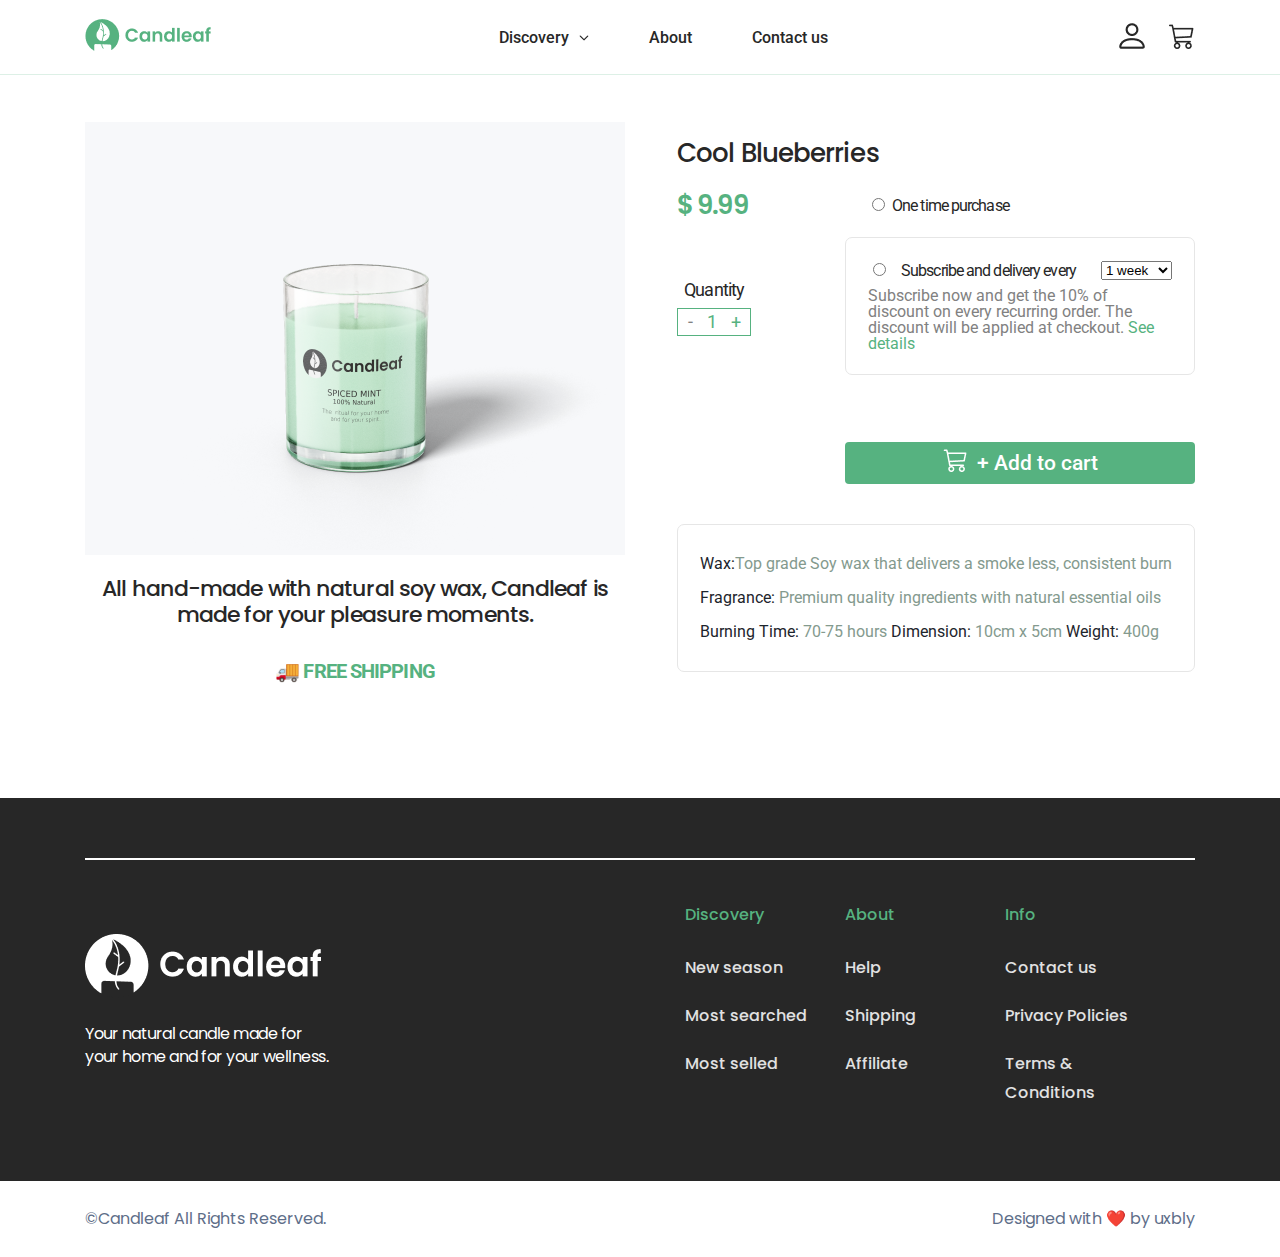
<file: cool-blueberries.html>
<!DOCTYPE html>
<html lang="pt-br">
    <head >
        <meta charset="UTF-8">
        <meta name="viewport" content="width=device-width, initial-scale=1.0">
        <title>Cool Blueberries</title>
        <link rel="preconnect" href="https://fonts.googleapis.com">
        <link rel="preconnect" href="https://fonts.gstatic.com" crossorigin>
        <link href="https://fonts.googleapis.com/css2?family=Roboto:ital,wght@0,100;0,300;0,400;0,500;0,700;0,900;1,100;1,300;1,400;1,500;1,700;1,900&display=swap" rel="stylesheet">
        <link href="https://fonts.googleapis.com/css2?family=Poppins:ital,wght@0,100;0,200;0,300;0,400;0,500;0,600;0,700;0,800;0,900;1,100;1,200;1,300;1,400;1,500;1,600;1,700;1,800;1,900&display=swap" rel="stylesheet">
        <link rel="stylesheet" href="./index.css">
        <link rel="stylesheet" href="./product-page.css">
        <link rel="icon" href="./imagens/favicon.png" sizes="32x32" type="image/png">
        <meta name="description" content="Candleaf, is the nature candle. All handmade with natural soy max, Candleaft is a companion for all your pleasure moments.">
        <meta name="rating" content="general">
    </head>
    <body>
       <!-- HEADER -->
       <header class="header">
            <section class="container">
                <section class="header-content">
                    
                    <section class="menu-mobile-container">
                        <a href="#" title="Menu" class="header-menu-mobile"></a>
                        <nav class="menu-mobile">
                            <ul>
                                <li class="menu-home-item1">
                                    <a href="#" title="Discovery">Discovery</a>
                                </li>
                                <li class="menu-item-mobile">
                                    <a href="#" title="About">About</a></li>
                                <li class="menu-item-mobile">
                                    <a href="#" title="Contact us">Contact us</a>
                                </li>
                            </ul>   
                        </nav>
                    </section>
                    
                    <a href="./index.html" title="Logo">
                        <img src="./imagens/logo.png" alt="logo-candleaf" title="Logo Candleaf">
                    </a>
                    <nav class="header-menu-desktop">
                            <ul class="header-menu">
                                <li class="menu-home-item1">
                                    <a href="#" title="Discovery">Discovery</a>
                                </li>
                                <li>
                                    <a href="#" title="About">About</a></li>
                                <li>
                                    <a href="#" title="Contact us">Contact us</a>
                                </li>
                            </ul>   
                    </nav>
                    <section class="profile-cart">
                            <a href="#" title="Minha Conta">
                                <img src="./imagens/profile.png" alt="profile-minha-conta" title="Minha Conta">
                            </a>
                            <a href="#" title="Meu carrinho">
                                <img src="./imagens/cart.png" alt="meu-carrinho" title="Meu Carrinho">
                            </a>
                    </section>
                </section>
            </section>
        </header>
        
        <!-- MAIN -->
        <main>

            <section class="product-page desktop">
                <section class="container">
                    <section class="product-page-content">
                        <section class="left">

                            <section class="product-image">
                                <figure>
                                    <img src="./imagens/produto-1-full.png" alt="produto-1-full" title="Sweet Straweberry"/>
                                </figure>
                            </section>

                            <section class="info">
                                <p>All hand-made with natural soy wax, Candleaf is made for your pleasure moments.</p>
                            </section>

                            <section class="shipping">
                                <p>🚚 FREE SHIPPING</p>
                            </section>

                        </section>
                        <section class="right">
                            
                            <h1>Cool Blueberries</h1>

                            <section class="price-subscribe-one">
                                <p class="price">$ 9.99</p>
                                <section class="product-subscribe-one">
                                    <input type="radio" id="every" name="opt_subscribe" value="One time purchase">
                                    <label for="every">One time purchase </label>
                                </section>
                            </section>
                            
                            <section class="quantity-subscribe">
                            
                                    <section class="quantity">
                                        <p>Quantity</p>
                                        <section class="quantity-selector">
                                            <button class="prev">-</button>
                                            <span>1</span>
                                            <button>+</button>
                                        </section>
                                    </section>
                                
                                    <section class="product-subscribe">
                                        
                                        <section class="product-subscribe-select">
                                            <section>
                                                <input type="radio" id="every" name="opt_subscribe" value="Subscribe and delivery every" checked> 
                                                <label for="every">Subscribe and delivery every </label>
                                            </section>

                                            <select name="weeks" id="weeks">
                                                <option id="week-1" value="1-week">1 week</option>
                                                <option id="week-2" value="2-week">2 weeks</option>
                                                <option id="week-3" value="3-week">3 weeks</option>
                                                <option id="week-4" value="4-week">4 weeks</option>
                                            </select>
                                        </section>

                                        <p>Subscribe now and get the 10% of discount on every recurring order.  The discount will be applied at checkout. <a href="#" title="See details">See details</a></p>
                                    
                                    </section>

                            </section>
                            
                            <section class="product-add-to-cart"> 
                                <a class="button" href="./cart.html"> <span> + Add to cart</span></a>
                            </section>
                            
                            <section class="product-specifications">
                                <p><span>Wax:</span>Top grade Soy wax that delivers a smoke less,  consistent burn</p>
                                <p><span>Fragrance:</span> Premium quality ingredients with natural essential oils </p>
                                <p><span>Burning Time:</span> 70-75 hours <span>Dimension:</span> 10cm x 5cm <span>Weight:</span> 400g </p>
                            </section>


                        </section>
                    </section>
                </section>
            </section>

            <section class="product-page mobile">
                <section class="container">
                    <section class="product-page-content">
                        <h1>Cool Blueberries</h1>
                        <section class="product-image">
                            <figure>
                                <img src="./imagens/produto-1-full.png " alt="produto-1-full" title="Spiced Mint Candleaf"/>
                            </figure>
                        </section>
                        <section class="price-quantity">
                            <section class="price-subscribe-one">
                                <p class="price">$ 9.99</p>
                            </section>
                            <section class="quantity">
                                <p>Quantity</p>
                                <section class="quantity-selector">
                                    <button class="prev">-</button>
                                    <span>1</span>
                                    <button>+</button>
                                </section>
                            </section>
                        </section>
                        <section class="price-subscribe-one">
                            <section class="product-subscribe-one">
                                <input type="radio" id="every" name="opt_subscribe" value="One time purchase">
                                <label for="every">One time purchase </label>
                            </section>
                        </section>
                        <section class="product-subscribe">
                                        
                            <section class="product-subscribe-select">
                                <section>
                                    <input type="radio" id="every" name="opt_subscribe" value="Subscribe and delivery every" checked> 
                                    <label for="every">Subscribe and delivery every </label>
                                </section>

                                <select name="weeks" id="weeks">
                                    <option id="week-1" value="1-week">1 week</option>
                                    <option id="week-2" value="2-week">2 weeks</option>
                                    <option id="week-3" value="3-week">3 weeks</option>
                                    <option id="week-4" value="4-week">4 weeks</option>
                                </select>
                            </section>

                            <p>Subscribe now and get the 10% of discount on every recurring order.  The discount will be applied at checkout. <a href="#" title="See details">See details</a></p>
                        
                        </section>
                        <section class="product-add-to-cart"> 
                            <a class="button" href="./cart.html"> <span> + Add to cart</span></a>
                        </section>
                        <section class="product-specifications">
                            <p><span>Wax:</span>Top grade Soy wax that delivers a smoke less,  consistent burn</p>
                            <p><span>Fragrance:</span> Premium quality ingredients with natural essential oils </p>
                            <p><span>Burning Time:</span> 70-75 hours <span>Dimension:</span> 10cm x 5cm <span>Weight:</span> 400g </p>
                        </section>
                        <section class="info">
                            <p>All hand-made with natural soy wax, Candleaf is made for your pleasure moments.</p>
                        </section>

                        <section class="shipping">
                            <p>🚚 FREE SHIPPING</p>
                        </section>
                </section>
                </section>
            </section>

            
        </main>

        <!-- FOOOTER -->
        <footer>
            <!-- LOGO E MENU -->
            <section class="footer-menus">
                <section class="container">
                    <section class="footer-menus-content">
                        <!-- LOGO -->
                        <section class="logo-content">
                            <figure>
                                <img src="./imagens/logo-white.png" alt="logo-footer" title="Logo Candleaf"/>
                            </figure>
                            <p>Your natural candle made for your home and for your wellness.</p>
                        </section>

                       <!-- MENU -->
                        <section class="footer-menu">
                            <!-- MENU 01 -->
                            <section class="menu-item">
                                <h3>Discovery</h3>
                                <ul>
                                    <li>
                                        <a href="#" title="New season">New season</a>
                                    </li>
                                    <li>
                                        <a href="#" title="Most searched">Most searched</a>
                                    </li>
                                    <li>
                                        <a href="#" title="Most selled">Most selled</a>
                                    </li>
                                </ul>
                            </section>

                            <!-- MENU 02 -->
                            <section class="menu-item">
                                <h3>About</h3>
                                <ul>
                                    <li>
                                        <a href="#" title="Help">Help</a>
                                    </li>
                                    <li>
                                        <a href="#" title="Shipping">Shipping</a>
                                    </li>
                                    <li>
                                        <a href="#" title="Affiliate">Affiliate</a>
                                    </li>
                                </ul>
                            </section>

                            <!-- MENU 03 -->
                            <section class="menu-item">
                                <h3>Info</h3>
                                <ul>
                                    <li>
                                        <a href="#" title="Help">Contact us</a>
                                    </li>
                                    <li>
                                        <a href="#" title="Shipping">Privacy Policies</a>
                                    </li>
                                    <li>
                                        <a href="#" title="Affiliate">Terms & Conditions</a>
                                    </li>
                                </ul>
                            </section>
                        </section>
                    </section>
                </section>
            </section>

            <!-- CREDITOS -->
            <section class="footer-credits">
                <section class="container">
                    <section class="footer-credits-content">
                        <p>©Candleaf All Rights Reserved.</p>
                        <p>Designed with ❤️ by uxbly</p>
                    </section>
                </section>
            </section>
        </footer>


        <!-- SCRIPTS -->
        <script src="https://code.jquery.com/jquery-3.6.0.min.js"
            integrity="sha256-/xUj+3OJU5yExlq6GSYGSHk7tPXikynS7ogEvDej/m4="
            crossorigin="anonymous"></script>
        <script src="./js/index.js"></script>
    </body>
</html>
</file>
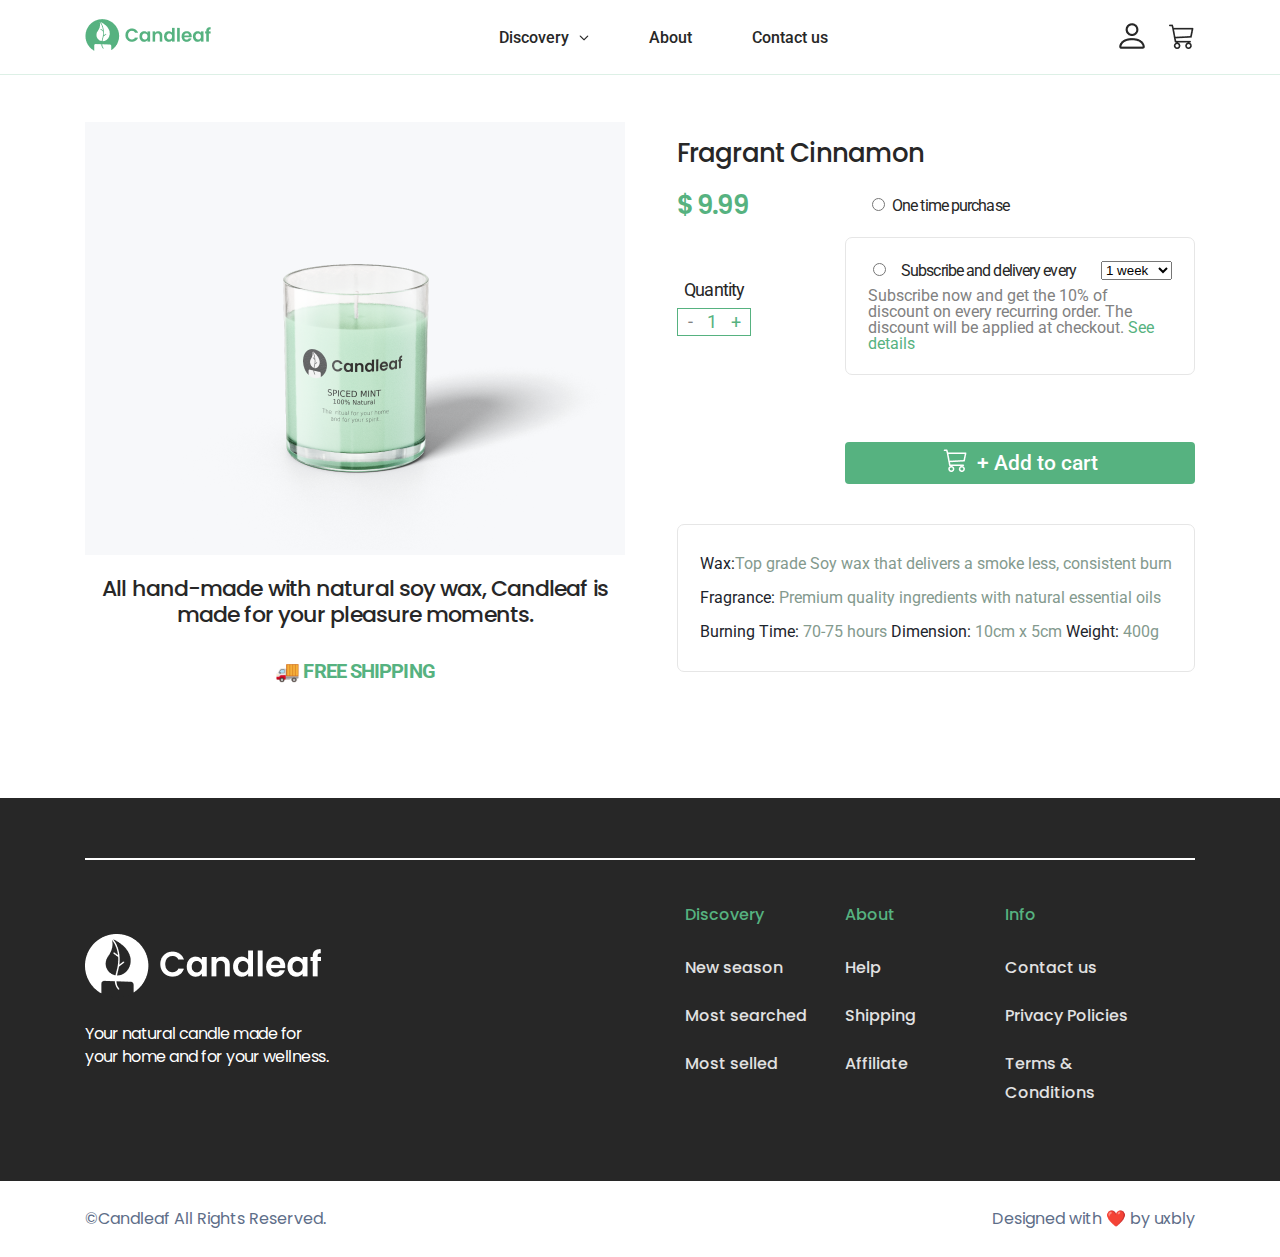
<file: fragrant-cinnamon.html>
<!DOCTYPE html>
<html lang="pt-br">
    <head >
        <meta charset="UTF-8">
        <meta name="viewport" content="width=device-width, initial-scale=1.0">
        <title>Fragrant Cinnamon</title>
        <link rel="preconnect" href="https://fonts.googleapis.com">
        <link rel="preconnect" href="https://fonts.gstatic.com" crossorigin>
        <link href="https://fonts.googleapis.com/css2?family=Roboto:ital,wght@0,100;0,300;0,400;0,500;0,700;0,900;1,100;1,300;1,400;1,500;1,700;1,900&display=swap" rel="stylesheet">
        <link href="https://fonts.googleapis.com/css2?family=Poppins:ital,wght@0,100;0,200;0,300;0,400;0,500;0,600;0,700;0,800;0,900;1,100;1,200;1,300;1,400;1,500;1,600;1,700;1,800;1,900&display=swap" rel="stylesheet">
        <link rel="stylesheet" href="./index.css">
        <link rel="stylesheet" href="./product-page.css">
        <link rel="icon" href="./imagens/favicon.png" sizes="32x32" type="image/png">
        <meta name="description" content="Candleaf, is the nature candle. All handmade with natural soy max, Candleaft is a companion for all your pleasure moments.">
        <meta name="rating" content="general">
    </head>
    <body>
       <!-- HEADER -->
       <header class="header">
            <section class="container">
                <section class="header-content">
                    
                    <section class="menu-mobile-container">
                        <a href="#" title="Menu" class="header-menu-mobile"></a>
                        <nav class="menu-mobile">
                            <ul>
                                <li class="menu-home-item1">
                                    <a href="#" title="Discovery">Discovery</a>
                                </li>
                                <li class="menu-item-mobile">
                                    <a href="#" title="About">About</a></li>
                                <li class="menu-item-mobile">
                                    <a href="#" title="Contact us">Contact us</a>
                                </li>
                            </ul>   
                        </nav>
                    </section>
                    
                    <a href="./index.html" title="Logo">
                        <img src="./imagens/logo.png" alt="logo-candleaf" title="Logo Candleaf">
                    </a>
                    <nav class="header-menu-desktop">
                            <ul class="header-menu">
                                <li class="menu-home-item1">
                                    <a href="#" title="Discovery">Discovery</a>
                                </li>
                                <li>
                                    <a href="#" title="About">About</a></li>
                                <li>
                                    <a href="#" title="Contact us">Contact us</a>
                                </li>
                            </ul>   
                    </nav>
                    <section class="profile-cart">
                            <a href="#" title="Minha Conta">
                                <img src="./imagens/profile.png" alt="profile-minha-conta" title="Minha Conta">
                            </a>
                            <a href="#" title="Meu carrinho">
                                <img src="./imagens/cart.png" alt="meu-carrinho" title="Meu Carrinho">
                            </a>
                    </section>
                </section>
            </section>
        </header>
        
        <!-- MAIN -->
        <main>

            <section class="product-page desktop">
                <section class="container">
                    <section class="product-page-content">
                        <section class="left">

                            <section class="product-image">
                                <figure>
                                    <img src="./imagens/produto-1-full.png" alt="produto-1-full" title="Sweet Straweberry"/>
                                </figure>
                            </section>

                            <section class="info">
                                <p>All hand-made with natural soy wax, Candleaf is made for your pleasure moments.</p>
                            </section>

                            <section class="shipping">
                                <p>🚚 FREE SHIPPING</p>
                            </section>

                        </section>
                        <section class="right">
                            
                            <h1>Fragrant Cinnamon</h1>

                            <section class="price-subscribe-one">
                                <p class="price">$ 9.99</p>
                                <section class="product-subscribe-one">
                                    <input type="radio" id="every" name="opt_subscribe" value="One time purchase">
                                    <label for="every">One time purchase </label>
                                </section>
                            </section>
                            
                            <section class="quantity-subscribe">
                            
                                    <section class="quantity">
                                        <p>Quantity</p>
                                        <section class="quantity-selector">
                                            <button class="prev">-</button>
                                            <span>1</span>
                                            <button>+</button>
                                        </section>
                                    </section>
                                
                                    <section class="product-subscribe">
                                        
                                        <section class="product-subscribe-select">
                                            <section>
                                                <input type="radio" id="every" name="opt_subscribe" value="Subscribe and delivery every" checked> 
                                                <label for="every">Subscribe and delivery every </label>
                                            </section>

                                            <select name="weeks" id="weeks">
                                                <option id="week-1" value="1-week">1 week</option>
                                                <option id="week-2" value="2-week">2 weeks</option>
                                                <option id="week-3" value="3-week">3 weeks</option>
                                                <option id="week-4" value="4-week">4 weeks</option>
                                            </select>
                                        </section>

                                        <p>Subscribe now and get the 10% of discount on every recurring order.  The discount will be applied at checkout. <a href="#" title="See details">See details</a></p>
                                    
                                    </section>

                            </section>
                            
                            <section class="product-add-to-cart"> 
                                <a class="button" href="./cart.html"> <span> + Add to cart</span></a>
                            </section>
                            
                            <section class="product-specifications">
                                <p><span>Wax:</span>Top grade Soy wax that delivers a smoke less,  consistent burn</p>
                                <p><span>Fragrance:</span> Premium quality ingredients with natural essential oils </p>
                                <p><span>Burning Time:</span> 70-75 hours <span>Dimension:</span> 10cm x 5cm <span>Weight:</span> 400g </p>
                            </section>


                        </section>
                    </section>
                </section>
            </section>

            <section class="product-page mobile">
                <section class="container">
                    <section class="product-page-content">
                        <h1>Fragrant Cinnamon</h1>
                        <section class="product-image">
                            <figure>
                                <img src="./imagens/produto-1-full.png " alt="produto-1-full" title="Spiced Mint Candleaf"/>
                            </figure>
                        </section>
                        <section class="price-quantity">
                            <section class="price-subscribe-one">
                                <p class="price">$ 9.99</p>
                            </section>
                            <section class="quantity">
                                <p>Quantity</p>
                                <section class="quantity-selector">
                                    <button class="prev">-</button>
                                    <span>1</span>
                                    <button>+</button>
                                </section>
                            </section>
                        </section>
                        <section class="price-subscribe-one">
                            <section class="product-subscribe-one">
                                <input type="radio" id="every" name="opt_subscribe" value="One time purchase">
                                <label for="every">One time purchase </label>
                            </section>
                        </section>
                        <section class="product-subscribe">
                                        
                            <section class="product-subscribe-select">
                                <section>
                                    <input type="radio" id="every" name="opt_subscribe" value="Subscribe and delivery every" checked> 
                                    <label for="every">Subscribe and delivery every </label>
                                </section>

                                <select name="weeks" id="weeks">
                                    <option id="week-1" value="1-week">1 week</option>
                                    <option id="week-2" value="2-week">2 weeks</option>
                                    <option id="week-3" value="3-week">3 weeks</option>
                                    <option id="week-4" value="4-week">4 weeks</option>
                                </select>
                            </section>

                            <p>Subscribe now and get the 10% of discount on every recurring order.  The discount will be applied at checkout. <a href="#" title="See details">See details</a></p>
                        
                        </section>
                        <section class="product-add-to-cart"> 
                            <a class="button" href="./cart.html"> <span> + Add to cart</span></a>
                        </section>
                        <section class="product-specifications">
                            <p><span>Wax:</span>Top grade Soy wax that delivers a smoke less,  consistent burn</p>
                            <p><span>Fragrance:</span> Premium quality ingredients with natural essential oils </p>
                            <p><span>Burning Time:</span> 70-75 hours <span>Dimension:</span> 10cm x 5cm <span>Weight:</span> 400g </p>
                        </section>
                        <section class="info">
                            <p>All hand-made with natural soy wax, Candleaf is made for your pleasure moments.</p>
                        </section>

                        <section class="shipping">
                            <p>🚚 FREE SHIPPING</p>
                        </section>
                </section>
                </section>
            </section>

            
        </main>

        <!-- FOOOTER -->
        <footer>
            <!-- LOGO E MENU -->
            <section class="footer-menus">
                <section class="container">
                    <section class="footer-menus-content">
                        <!-- LOGO -->
                        <section class="logo-content">
                            <figure>
                                <img src="./imagens/logo-white.png" alt="logo-footer" title="Logo Candleaf"/>
                            </figure>
                            <p>Your natural candle made for your home and for your wellness.</p>
                        </section>

                       <!-- MENU -->
                        <section class="footer-menu">
                            <!-- MENU 01 -->
                            <section class="menu-item">
                                <h3>Discovery</h3>
                                <ul>
                                    <li>
                                        <a href="#" title="New season">New season</a>
                                    </li>
                                    <li>
                                        <a href="#" title="Most searched">Most searched</a>
                                    </li>
                                    <li>
                                        <a href="#" title="Most selled">Most selled</a>
                                    </li>
                                </ul>
                            </section>

                            <!-- MENU 02 -->
                            <section class="menu-item">
                                <h3>About</h3>
                                <ul>
                                    <li>
                                        <a href="#" title="Help">Help</a>
                                    </li>
                                    <li>
                                        <a href="#" title="Shipping">Shipping</a>
                                    </li>
                                    <li>
                                        <a href="#" title="Affiliate">Affiliate</a>
                                    </li>
                                </ul>
                            </section>

                            <!-- MENU 03 -->
                            <section class="menu-item">
                                <h3>Info</h3>
                                <ul>
                                    <li>
                                        <a href="#" title="Help">Contact us</a>
                                    </li>
                                    <li>
                                        <a href="#" title="Shipping">Privacy Policies</a>
                                    </li>
                                    <li>
                                        <a href="#" title="Affiliate">Terms & Conditions</a>
                                    </li>
                                </ul>
                            </section>
                        </section>
                    </section>
                </section>
            </section>

            <!-- CREDITOS -->
            <section class="footer-credits">
                <section class="container">
                    <section class="footer-credits-content">
                        <p>©Candleaf All Rights Reserved.</p>
                        <p>Designed with ❤️ by uxbly</p>
                    </section>
                </section>
            </section>
        </footer>


        <!-- SCRIPTS -->
        <script src="https://code.jquery.com/jquery-3.6.0.min.js"
            integrity="sha256-/xUj+3OJU5yExlq6GSYGSHk7tPXikynS7ogEvDej/m4="
            crossorigin="anonymous"></script>
        <script src="./js/index.js"></script>
    </body>
</html>
</file>
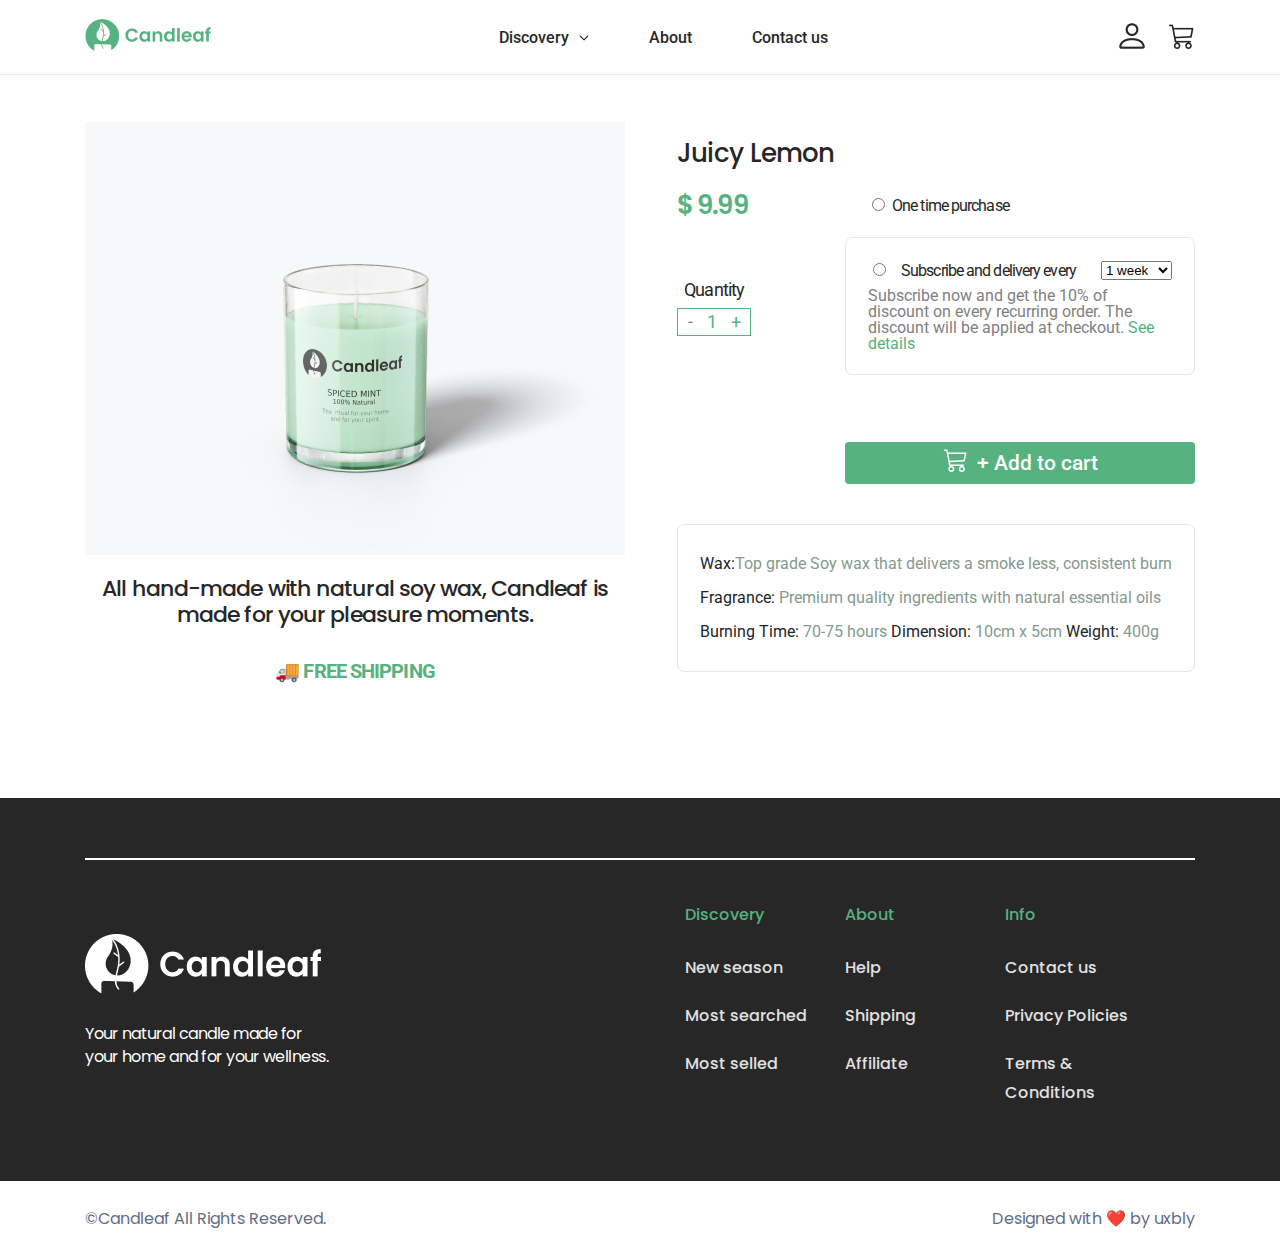
<file: juicy-lemon.html>
<!DOCTYPE html>
<html lang="pt-br">
    <head >
        <meta charset="UTF-8">
        <meta name="viewport" content="width=device-width, initial-scale=1.0">
        <title>Juicy Lemon</title>
        <link rel="preconnect" href="https://fonts.googleapis.com">
        <link rel="preconnect" href="https://fonts.gstatic.com" crossorigin>
        <link href="https://fonts.googleapis.com/css2?family=Roboto:ital,wght@0,100;0,300;0,400;0,500;0,700;0,900;1,100;1,300;1,400;1,500;1,700;1,900&display=swap" rel="stylesheet">
        <link href="https://fonts.googleapis.com/css2?family=Poppins:ital,wght@0,100;0,200;0,300;0,400;0,500;0,600;0,700;0,800;0,900;1,100;1,200;1,300;1,400;1,500;1,600;1,700;1,800;1,900&display=swap" rel="stylesheet">
        <link rel="stylesheet" href="./index.css">
        <link rel="stylesheet" href="./product-page.css">
        <link rel="icon" href="./imagens/favicon.png" sizes="32x32" type="image/png">
        <meta name="description" content="Candleaf, is the nature candle. All handmade with natural soy max, Candleaft is a companion for all your pleasure moments.">
        <meta name="rating" content="general">
    </head>
    <body>
       <!-- HEADER -->
       <header class="header">
            <section class="container">
                <section class="header-content">
                    
                    <section class="menu-mobile-container">
                        <a href="#" title="Menu" class="header-menu-mobile"></a>
                        <nav class="menu-mobile">
                            <ul>
                                <li class="menu-home-item1">
                                    <a href="#" title="Discovery">Discovery</a>
                                </li>
                                <li class="menu-item-mobile">
                                    <a href="#" title="About">About</a></li>
                                <li class="menu-item-mobile">
                                    <a href="#" title="Contact us">Contact us</a>
                                </li>
                            </ul>   
                        </nav>
                    </section>
                    
                    <a href="./index.html" title="Logo">
                        <img src="./imagens/logo.png" alt="logo-candleaf" title="Logo Candleaf">
                    </a>
                    <nav class="header-menu-desktop">
                            <ul class="header-menu">
                                <li class="menu-home-item1">
                                    <a href="#" title="Discovery">Discovery</a>
                                </li>
                                <li>
                                    <a href="#" title="About">About</a></li>
                                <li>
                                    <a href="#" title="Contact us">Contact us</a>
                                </li>
                            </ul>   
                    </nav>
                    <section class="profile-cart">
                            <a href="#" title="Minha Conta">
                                <img src="./imagens/profile.png" alt="profile-minha-conta" title="Minha Conta">
                            </a>
                            <a href="#" title="Meu carrinho">
                                <img src="./imagens/cart.png" alt="meu-carrinho" title="Meu Carrinho">
                            </a>
                    </section>
                </section>
            </section>
        </header>
        
        <!-- MAIN -->
        <main>

            <section class="product-page desktop">
                <section class="container">
                    <section class="product-page-content">
                        <section class="left">

                            <section class="product-image">
                                <figure>
                                    <img src="./imagens/produto-1-full.png" alt="produto-1-full" title="Sweet Straweberry"/>
                                </figure>
                            </section>

                            <section class="info">
                                <p>All hand-made with natural soy wax, Candleaf is made for your pleasure moments.</p>
                            </section>

                            <section class="shipping">
                                <p>🚚 FREE SHIPPING</p>
                            </section>

                        </section>
                        <section class="right">
                            
                            <h1>Juicy Lemon</h1>

                            <section class="price-subscribe-one">
                                <p class="price">$ 9.99</p>
                                <section class="product-subscribe-one">
                                    <input type="radio" id="every" name="opt_subscribe" value="One time purchase">
                                    <label for="every">One time purchase </label>
                                </section>
                            </section>
                            
                            <section class="quantity-subscribe">
                            
                                    <section class="quantity">
                                        <p>Quantity</p>
                                        <section class="quantity-selector">
                                            <button class="prev">-</button>
                                            <span>1</span>
                                            <button>+</button>
                                        </section>
                                    </section>
                                
                                    <section class="product-subscribe">
                                        
                                        <section class="product-subscribe-select">
                                            <section>
                                                <input type="radio" id="every" name="opt_subscribe" value="Subscribe and delivery every" checked> 
                                                <label for="every">Subscribe and delivery every </label>
                                            </section>

                                            <select name="weeks" id="weeks">
                                                <option id="week-1" value="1-week">1 week</option>
                                                <option id="week-2" value="2-week">2 weeks</option>
                                                <option id="week-3" value="3-week">3 weeks</option>
                                                <option id="week-4" value="4-week">4 weeks</option>
                                            </select>
                                        </section>

                                        <p>Subscribe now and get the 10% of discount on every recurring order.  The discount will be applied at checkout. <a href="#" title="See details">See details</a></p>
                                    
                                    </section>

                            </section>
                            
                            <section class="product-add-to-cart"> 
                                <a class="button" href="./cart.html"> <span> + Add to cart</span></a>
                            </section>
                            
                            <section class="product-specifications">
                                <p><span>Wax:</span>Top grade Soy wax that delivers a smoke less,  consistent burn</p>
                                <p><span>Fragrance:</span> Premium quality ingredients with natural essential oils </p>
                                <p><span>Burning Time:</span> 70-75 hours <span>Dimension:</span> 10cm x 5cm <span>Weight:</span> 400g </p>
                            </section>


                        </section>
                    </section>
                </section>
            </section>

            <section class="product-page mobile">
                <section class="container">
                    <section class="product-page-content">
                        <h1>Juicy Lemon</h1>
                        <section class="product-image">
                            <figure>
                                <img src="./imagens/produto-1-full.png " alt="produto-1-full" title="Spiced Mint Candleaf"/>
                            </figure>
                        </section>
                        <section class="price-quantity">
                            <section class="price-subscribe-one">
                                <p class="price">$ 9.99</p>
                            </section>
                            <section class="quantity">
                                <p>Quantity</p>
                                <section class="quantity-selector">
                                    <button class="prev">-</button>
                                    <span>1</span>
                                    <button>+</button>
                                </section>
                            </section>
                        </section>
                        <section class="price-subscribe-one">
                            <section class="product-subscribe-one">
                                <input type="radio" id="every" name="opt_subscribe" value="One time purchase">
                                <label for="every">One time purchase </label>
                            </section>
                        </section>
                        <section class="product-subscribe">
                                        
                            <section class="product-subscribe-select">
                                <section>
                                    <input type="radio" id="every" name="opt_subscribe" value="Subscribe and delivery every" checked> 
                                    <label for="every">Subscribe and delivery every </label>
                                </section>

                                <select name="weeks" id="weeks">
                                    <option id="week-1" value="1-week">1 week</option>
                                    <option id="week-2" value="2-week">2 weeks</option>
                                    <option id="week-3" value="3-week">3 weeks</option>
                                    <option id="week-4" value="4-week">4 weeks</option>
                                </select>
                            </section>

                            <p>Subscribe now and get the 10% of discount on every recurring order.  The discount will be applied at checkout. <a href="#" title="See details">See details</a></p>
                        
                        </section>
                        <section class="product-add-to-cart"> 
                            <a class="button" href="./cart.html"> <span> + Add to cart</span></a>
                        </section>
                        <section class="product-specifications">
                            <p><span>Wax:</span>Top grade Soy wax that delivers a smoke less,  consistent burn</p>
                            <p><span>Fragrance:</span> Premium quality ingredients with natural essential oils </p>
                            <p><span>Burning Time:</span> 70-75 hours <span>Dimension:</span> 10cm x 5cm <span>Weight:</span> 400g </p>
                        </section>
                        <section class="info">
                            <p>All hand-made with natural soy wax, Candleaf is made for your pleasure moments.</p>
                        </section>

                        <section class="shipping">
                            <p>🚚 FREE SHIPPING</p>
                        </section>
                </section>
                </section>
            </section>

            
        </main>

        <!-- FOOOTER -->
        <footer>
            <!-- LOGO E MENU -->
            <section class="footer-menus">
                <section class="container">
                    <section class="footer-menus-content">
                        <!-- LOGO -->
                        <section class="logo-content">
                            <figure>
                                <img src="./imagens/logo-white.png" alt="logo-footer" title="Logo Candleaf"/>
                            </figure>
                            <p>Your natural candle made for your home and for your wellness.</p>
                        </section>

                       <!-- MENU -->
                        <section class="footer-menu">
                            <!-- MENU 01 -->
                            <section class="menu-item">
                                <h3>Discovery</h3>
                                <ul>
                                    <li>
                                        <a href="#" title="New season">New season</a>
                                    </li>
                                    <li>
                                        <a href="#" title="Most searched">Most searched</a>
                                    </li>
                                    <li>
                                        <a href="#" title="Most selled">Most selled</a>
                                    </li>
                                </ul>
                            </section>

                            <!-- MENU 02 -->
                            <section class="menu-item">
                                <h3>About</h3>
                                <ul>
                                    <li>
                                        <a href="#" title="Help">Help</a>
                                    </li>
                                    <li>
                                        <a href="#" title="Shipping">Shipping</a>
                                    </li>
                                    <li>
                                        <a href="#" title="Affiliate">Affiliate</a>
                                    </li>
                                </ul>
                            </section>

                            <!-- MENU 03 -->
                            <section class="menu-item">
                                <h3>Info</h3>
                                <ul>
                                    <li>
                                        <a href="#" title="Help">Contact us</a>
                                    </li>
                                    <li>
                                        <a href="#" title="Shipping">Privacy Policies</a>
                                    </li>
                                    <li>
                                        <a href="#" title="Affiliate">Terms & Conditions</a>
                                    </li>
                                </ul>
                            </section>
                        </section>
                    </section>
                </section>
            </section>

            <!-- CREDITOS -->
            <section class="footer-credits">
                <section class="container">
                    <section class="footer-credits-content">
                        <p>©Candleaf All Rights Reserved.</p>
                        <p>Designed with ❤️ by uxbly</p>
                    </section>
                </section>
            </section>
        </footer>


        <!-- SCRIPTS -->
        <script src="https://code.jquery.com/jquery-3.6.0.min.js"
            integrity="sha256-/xUj+3OJU5yExlq6GSYGSHk7tPXikynS7ogEvDej/m4="
            crossorigin="anonymous"></script>
        <script src="./js/index.js"></script>
    </body>
</html>
</file>
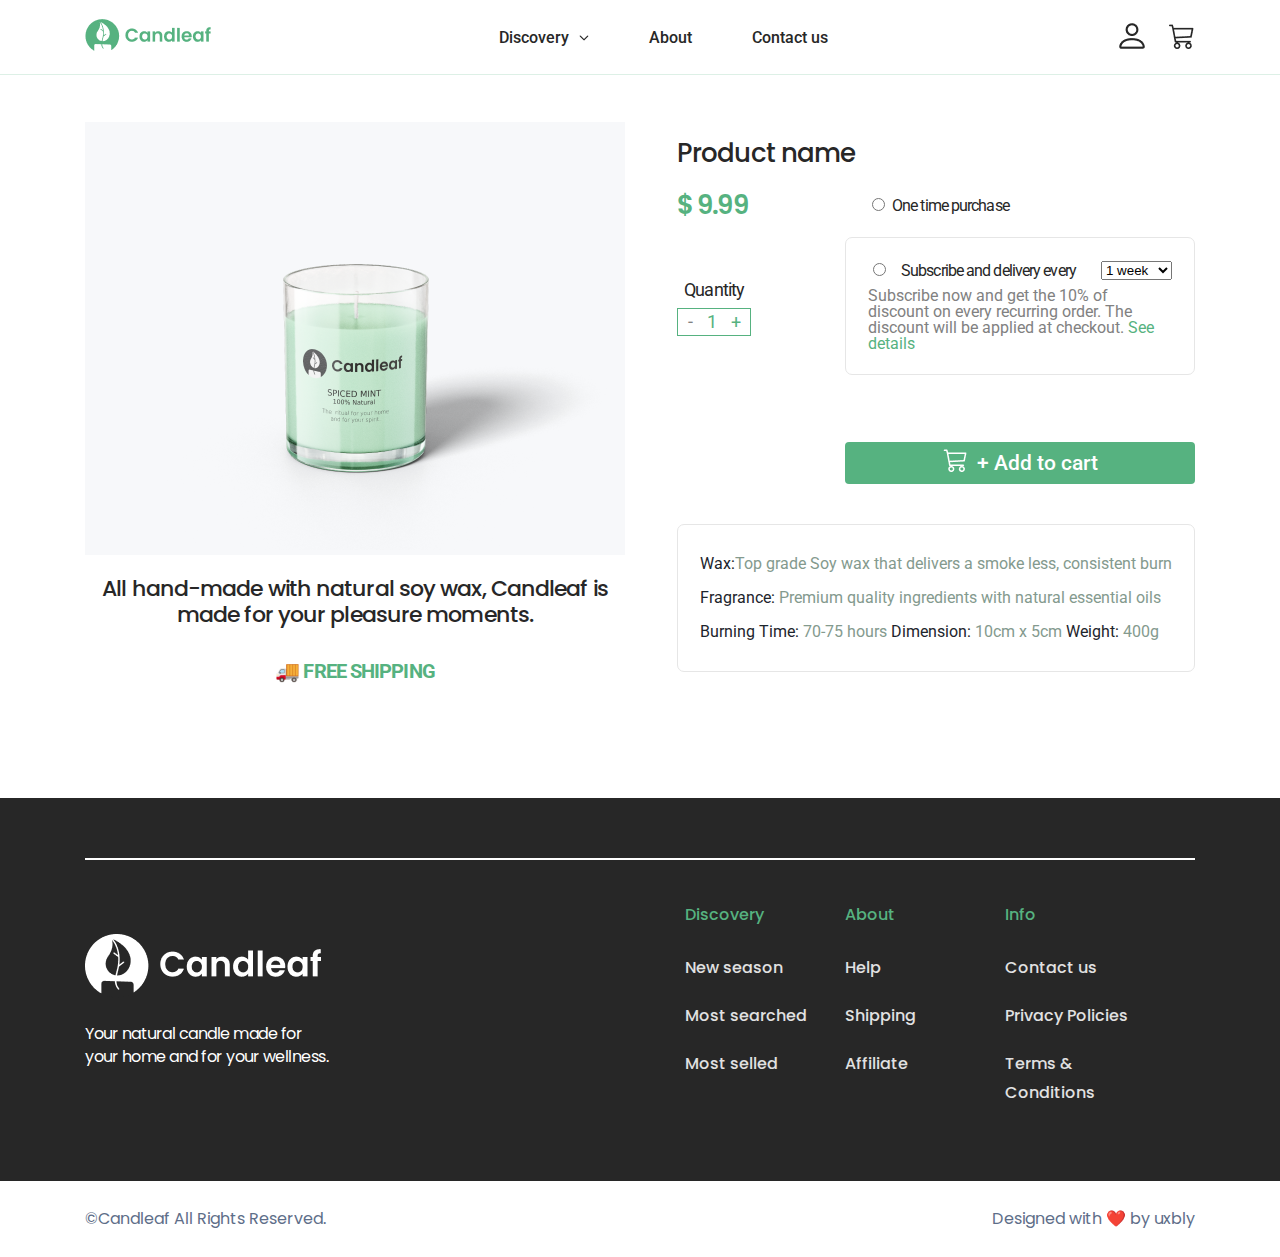
<file: product-name.html>
<!DOCTYPE html>
<html lang="pt-br">
    <head >
        <meta charset="UTF-8">
        <meta name="viewport" content="width=device-width, initial-scale=1.0">
        <title>Product name</title>
        <link rel="preconnect" href="https://fonts.googleapis.com">
        <link rel="preconnect" href="https://fonts.gstatic.com" crossorigin>
        <link href="https://fonts.googleapis.com/css2?family=Roboto:ital,wght@0,100;0,300;0,400;0,500;0,700;0,900;1,100;1,300;1,400;1,500;1,700;1,900&display=swap" rel="stylesheet">
        <link href="https://fonts.googleapis.com/css2?family=Poppins:ital,wght@0,100;0,200;0,300;0,400;0,500;0,600;0,700;0,800;0,900;1,100;1,200;1,300;1,400;1,500;1,600;1,700;1,800;1,900&display=swap" rel="stylesheet">
        <link rel="stylesheet" href="./index.css">
        <link rel="stylesheet" href="./product-page.css">
        <link rel="icon" href="./imagens/favicon.png" sizes="32x32" type="image/png">
        <meta name="description" content="Candleaf, is the nature candle. All handmade with natural soy max, Candleaft is a companion for all your pleasure moments.">
        <meta name="rating" content="general">
    </head>
    <body>
       <!-- HEADER -->
       <header class="header">
            <section class="container">
                <section class="header-content">
                    
                    <section class="menu-mobile-container">
                        <a href="#" title="Menu" class="header-menu-mobile"></a>
                        <nav class="menu-mobile">
                            <ul>
                                <li class="menu-home-item1">
                                    <a href="#" title="Discovery">Discovery</a>
                                </li>
                                <li class="menu-item-mobile">
                                    <a href="#" title="About">About</a></li>
                                <li class="menu-item-mobile">
                                    <a href="#" title="Contact us">Contact us</a>
                                </li>
                            </ul>   
                        </nav>
                    </section>
                    
                    <a href="./index.html" title="Logo">
                        <img src="./imagens/logo.png" alt="logo-candleaf" title="Logo Candleaf">
                    </a>
                    <nav class="header-menu-desktop">
                            <ul class="header-menu">
                                <li class="menu-home-item1">
                                    <a href="#" title="Discovery">Discovery</a>
                                </li>
                                <li>
                                    <a href="#" title="About">About</a></li>
                                <li>
                                    <a href="#" title="Contact us">Contact us</a>
                                </li>
                            </ul>   
                    </nav>
                    <section class="profile-cart">
                            <a href="#" title="Minha Conta">
                                <img src="./imagens/profile.png" alt="profile-minha-conta" title="Minha Conta">
                            </a>
                            <a href="#" title="Meu carrinho">
                                <img src="./imagens/cart.png" alt="meu-carrinho" title="Meu Carrinho">
                            </a>
                    </section>
                </section>
            </section>
        </header>
        
        <!-- MAIN -->
        <main>

            <section class="product-page desktop">
                <section class="container">
                    <section class="product-page-content">
                        <section class="left">

                            <section class="product-image">
                                <figure>
                                    <img src="./imagens/produto-1-full.png" alt="produto-1-full" title="Sweet Straweberry"/>
                                </figure>
                            </section>

                            <section class="info">
                                <p>All hand-made with natural soy wax, Candleaf is made for your pleasure moments.</p>
                            </section>

                            <section class="shipping">
                                <p>🚚 FREE SHIPPING</p>
                            </section>

                        </section>
                        <section class="right">
                            
                            <h1>Product name</h1>

                            <section class="price-subscribe-one">
                                <p class="price">$ 9.99</p>
                                <section class="product-subscribe-one">
                                    <input type="radio" id="every" name="opt_subscribe" value="One time purchase">
                                    <label for="every">One time purchase </label>
                                </section>
                            </section>
                            
                            <section class="quantity-subscribe">
                            
                                    <section class="quantity">
                                        <p>Quantity</p>
                                        <section class="quantity-selector">
                                            <button class="prev">-</button>
                                            <span>1</span>
                                            <button>+</button>
                                        </section>
                                    </section>
                                
                                    <section class="product-subscribe">
                                        
                                        <section class="product-subscribe-select">
                                            <section>
                                                <input type="radio" id="every" name="opt_subscribe" value="Subscribe and delivery every" checked> 
                                                <label for="every">Subscribe and delivery every </label>
                                            </section>

                                            <select name="weeks" id="weeks">
                                                <option id="week-1" value="1-week">1 week</option>
                                                <option id="week-2" value="2-week">2 weeks</option>
                                                <option id="week-3" value="3-week">3 weeks</option>
                                                <option id="week-4" value="4-week">4 weeks</option>
                                            </select>
                                        </section>

                                        <p>Subscribe now and get the 10% of discount on every recurring order.  The discount will be applied at checkout. <a href="#" title="See details">See details</a></p>
                                    
                                    </section>

                            </section>
                            
                            <section class="product-add-to-cart"> 
                                <a class="button" href="./cart.html"> <span> + Add to cart</span></a>
                            </section>
                            
                            <section class="product-specifications">
                                <p><span>Wax:</span>Top grade Soy wax that delivers a smoke less,  consistent burn</p>
                                <p><span>Fragrance:</span> Premium quality ingredients with natural essential oils </p>
                                <p><span>Burning Time:</span> 70-75 hours <span>Dimension:</span> 10cm x 5cm <span>Weight:</span> 400g </p>
                            </section>


                        </section>
                    </section>
                </section>
            </section>

            <section class="product-page mobile">
                <section class="container">
                    <section class="product-page-content">
                        <h1>Product name</h1>
                        <section class="product-image">
                            <figure>
                                <img src="./imagens/produto-1-full.png " alt="produto-1-full" title="Spiced Mint Candleaf"/>
                            </figure>
                        </section>
                        <section class="price-quantity">
                            <section class="price-subscribe-one">
                                <p class="price">$ 9.99</p>
                            </section>
                            <section class="quantity">
                                <p>Quantity</p>
                                <section class="quantity-selector">
                                    <button class="prev">-</button>
                                    <span>1</span>
                                    <button>+</button>
                                </section>
                            </section>
                        </section>
                        <section class="price-subscribe-one">
                            <section class="product-subscribe-one">
                                <input type="radio" id="every" name="opt_subscribe" value="One time purchase">
                                <label for="every">One time purchase </label>
                            </section>
                        </section>
                        <section class="product-subscribe">
                                        
                            <section class="product-subscribe-select">
                                <section>
                                    <input type="radio" id="every" name="opt_subscribe" value="Subscribe and delivery every" checked> 
                                    <label for="every">Subscribe and delivery every </label>
                                </section>

                                <select name="weeks" id="weeks">
                                    <option id="week-1" value="1-week">1 week</option>
                                    <option id="week-2" value="2-week">2 weeks</option>
                                    <option id="week-3" value="3-week">3 weeks</option>
                                    <option id="week-4" value="4-week">4 weeks</option>
                                </select>
                            </section>

                            <p>Subscribe now and get the 10% of discount on every recurring order.  The discount will be applied at checkout. <a href="#" title="See details">See details</a></p>
                        
                        </section>
                        <section class="product-add-to-cart"> 
                            <a class="button" href="./cart.html"> <span> + Add to cart</span></a>
                        </section>
                        <section class="product-specifications">
                            <p><span>Wax:</span>Top grade Soy wax that delivers a smoke less,  consistent burn</p>
                            <p><span>Fragrance:</span> Premium quality ingredients with natural essential oils </p>
                            <p><span>Burning Time:</span> 70-75 hours <span>Dimension:</span> 10cm x 5cm <span>Weight:</span> 400g </p>
                        </section>
                        <section class="info">
                            <p>All hand-made with natural soy wax, Candleaf is made for your pleasure moments.</p>
                        </section>

                        <section class="shipping">
                            <p>🚚 FREE SHIPPING</p>
                        </section>
                </section>
                </section>
            </section>

            
        </main>

        <!-- FOOOTER -->
        <footer>
            <!-- LOGO E MENU -->
            <section class="footer-menus">
                <section class="container">
                    <section class="footer-menus-content">
                        <!-- LOGO -->
                        <section class="logo-content">
                            <figure>
                                <img src="./imagens/logo-white.png" alt="logo-footer" title="Logo Candleaf"/>
                            </figure>
                            <p>Your natural candle made for your home and for your wellness.</p>
                        </section>

                       <!-- MENU -->
                        <section class="footer-menu">
                            <!-- MENU 01 -->
                            <section class="menu-item">
                                <h3>Discovery</h3>
                                <ul>
                                    <li>
                                        <a href="#" title="New season">New season</a>
                                    </li>
                                    <li>
                                        <a href="#" title="Most searched">Most searched</a>
                                    </li>
                                    <li>
                                        <a href="#" title="Most selled">Most selled</a>
                                    </li>
                                </ul>
                            </section>

                            <!-- MENU 02 -->
                            <section class="menu-item">
                                <h3>About</h3>
                                <ul>
                                    <li>
                                        <a href="#" title="Help">Help</a>
                                    </li>
                                    <li>
                                        <a href="#" title="Shipping">Shipping</a>
                                    </li>
                                    <li>
                                        <a href="#" title="Affiliate">Affiliate</a>
                                    </li>
                                </ul>
                            </section>

                            <!-- MENU 03 -->
                            <section class="menu-item">
                                <h3>Info</h3>
                                <ul>
                                    <li>
                                        <a href="#" title="Help">Contact us</a>
                                    </li>
                                    <li>
                                        <a href="#" title="Shipping">Privacy Policies</a>
                                    </li>
                                    <li>
                                        <a href="#" title="Affiliate">Terms & Conditions</a>
                                    </li>
                                </ul>
                            </section>
                        </section>
                    </section>
                </section>
            </section>

            <!-- CREDITOS -->
            <section class="footer-credits">
                <section class="container">
                    <section class="footer-credits-content">
                        <p>©Candleaf All Rights Reserved.</p>
                        <p>Designed with ❤️ by uxbly</p>
                    </section>
                </section>
            </section>
        </footer>


        <!-- SCRIPTS -->
        <script src="https://code.jquery.com/jquery-3.6.0.min.js"
            integrity="sha256-/xUj+3OJU5yExlq6GSYGSHk7tPXikynS7ogEvDej/m4="
            crossorigin="anonymous"></script>
        <script src="./js/index.js"></script>
    </body>
</html>
</file>
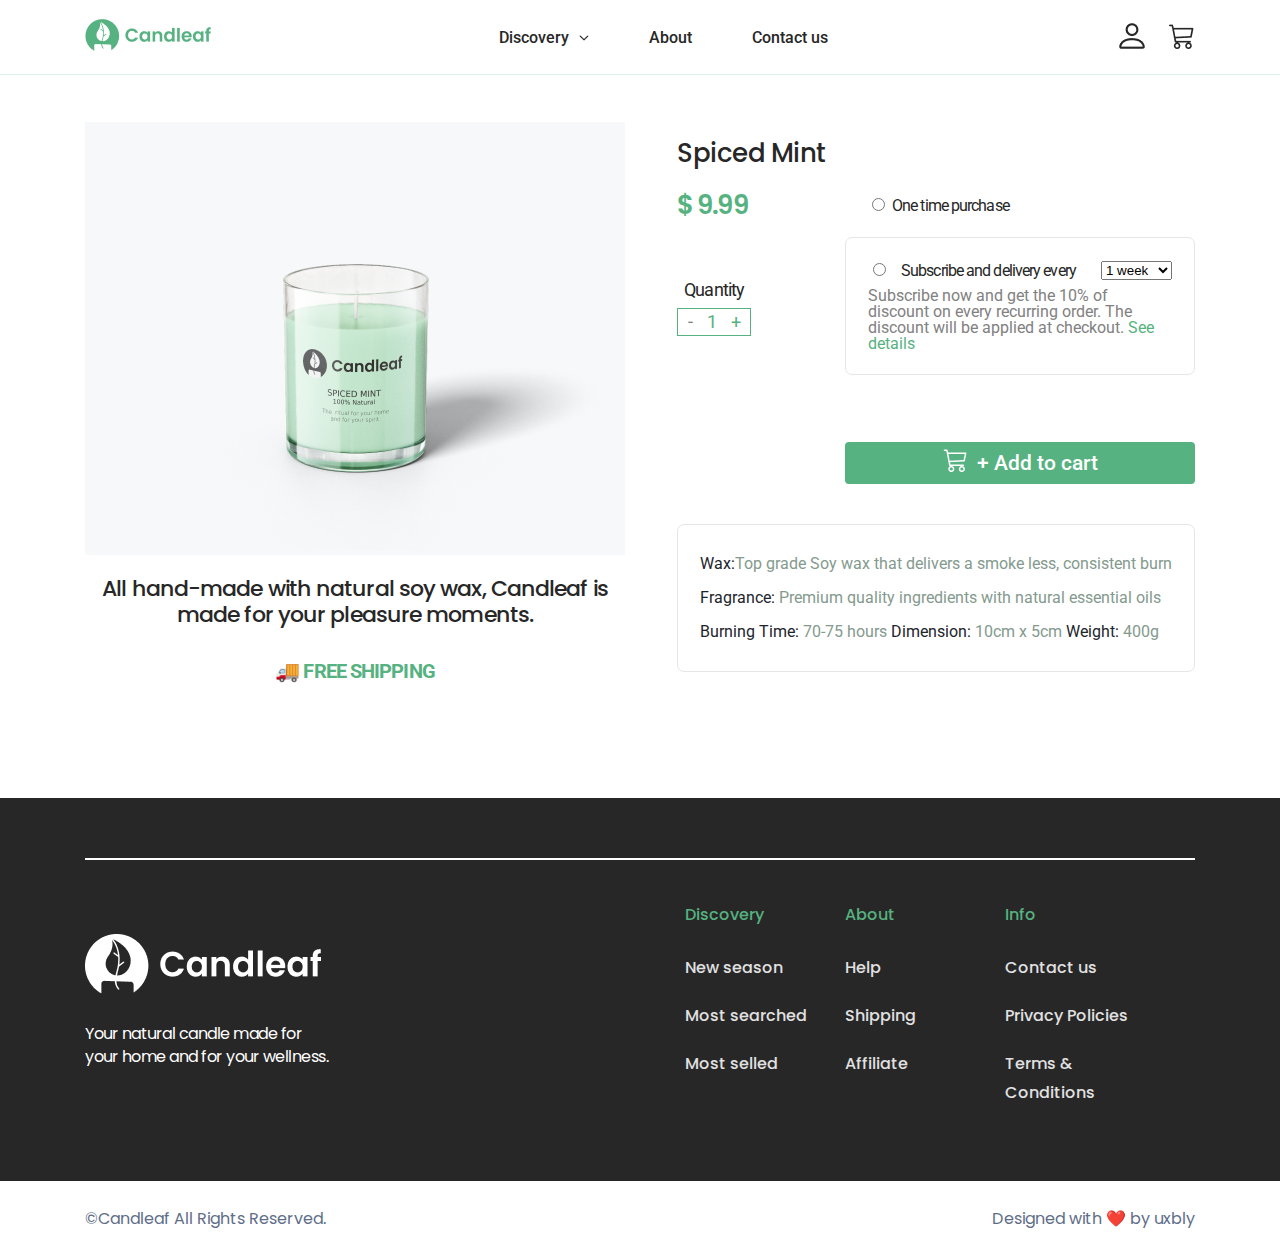
<file: spiced-mint.html>
<!DOCTYPE html>
<html lang="pt-br">
    <head >
        <meta charset="UTF-8">
        <meta name="viewport" content="width=device-width, initial-scale=1.0">
        <title>Spiced Mint</title>
        <link rel="preconnect" href="https://fonts.googleapis.com">
        <link rel="preconnect" href="https://fonts.gstatic.com" crossorigin>
        <link href="https://fonts.googleapis.com/css2?family=Roboto:ital,wght@0,100;0,300;0,400;0,500;0,700;0,900;1,100;1,300;1,400;1,500;1,700;1,900&display=swap" rel="stylesheet">
        <link href="https://fonts.googleapis.com/css2?family=Poppins:ital,wght@0,100;0,200;0,300;0,400;0,500;0,600;0,700;0,800;0,900;1,100;1,200;1,300;1,400;1,500;1,600;1,700;1,800;1,900&display=swap" rel="stylesheet">
        <link rel="stylesheet" href="./index.css">
        <link rel="stylesheet" href="./product-page.css">
        <link rel="icon" href="./imagens/favicon.png" sizes="32x32" type="image/png">
        <meta name="description" content="Candleaf, is the nature candle. All handmade with natural soy max, Candleaft is a companion for all your pleasure moments.">
        <meta name="rating" content="general">
    </head>
    <body>
       <!-- HEADER -->
       <header class="header">
            <section class="container">
                <section class="header-content">
                    
                    <section class="menu-mobile-container">
                        <a href="#" title="Menu" class="header-menu-mobile"></a>
                        <nav class="menu-mobile">
                            <ul>
                                <li class="menu-home-item1">
                                    <a href="#" title="Discovery">Discovery</a>
                                </li>
                                <li class="menu-item-mobile">
                                    <a href="#" title="About">About</a></li>
                                <li class="menu-item-mobile">
                                    <a href="#" title="Contact us">Contact us</a>
                                </li>
                            </ul>   
                        </nav>
                    </section>
                    
                    <a href="./index.html" title="Logo">
                        <img src="./imagens/logo.png" alt="logo-candleaf" title="Logo Candleaf">
                    </a>
                    <nav class="header-menu-desktop">
                            <ul class="header-menu">
                                <li class="menu-home-item1">
                                    <a href="#" title="Discovery">Discovery</a>
                                </li>
                                <li>
                                    <a href="#" title="About">About</a></li>
                                <li>
                                    <a href="#" title="Contact us">Contact us</a>
                                </li>
                            </ul>   
                    </nav>
                    <section class="profile-cart">
                            <a href="#" title="Minha Conta">
                                <img src="./imagens/profile.png" alt="profile-minha-conta" title="Minha Conta">
                            </a>
                            <a href="#" title="Meu carrinho">
                                <img src="./imagens/cart.png" alt="meu-carrinho" title="Meu Carrinho">
                            </a>
                    </section>
                </section>
            </section>
        </header>
        
        <!-- MAIN -->
        <main>

            <section class="product-page desktop">
                <section class="container">
                    <section class="product-page-content">
                        <section class="left">

                            <section class="product-image">
                                <figure>
                                    <img src="./imagens/produto-1-full.png" alt="produto-1-full" title="Sweet Straweberry"/>
                                </figure>
                            </section>

                            <section class="info">
                                <p>All hand-made with natural soy wax, Candleaf is made for your pleasure moments.</p>
                            </section>

                            <section class="shipping">
                                <p>🚚 FREE SHIPPING</p>
                            </section>

                        </section>
                        <section class="right">
                            
                            <h1>Spiced Mint</h1>

                            <section class="price-subscribe-one">
                                <p class="price">$ 9.99</p>
                                <section class="product-subscribe-one">
                                    <input type="radio" id="every" name="opt_subscribe" value="One time purchase">
                                    <label for="every">One time purchase </label>
                                </section>
                            </section>
                            
                            <section class="quantity-subscribe">
                            
                                    <section class="quantity">
                                        <p>Quantity</p>
                                        <section class="quantity-selector">
                                            <button class="prev">-</button>
                                            <span>1</span>
                                            <button>+</button>
                                        </section>
                                    </section>
                                
                                    <section class="product-subscribe">
                                        
                                        <section class="product-subscribe-select">
                                            <section>
                                                <input type="radio" id="every" name="opt_subscribe" value="Subscribe and delivery every" checked> 
                                                <label for="every">Subscribe and delivery every </label>
                                            </section>

                                            <select name="weeks" id="weeks">
                                                <option id="week-1" value="1-week">1 week</option>
                                                <option id="week-2" value="2-week">2 weeks</option>
                                                <option id="week-3" value="3-week">3 weeks</option>
                                                <option id="week-4" value="4-week">4 weeks</option>
                                            </select>
                                        </section>

                                        <p>Subscribe now and get the 10% of discount on every recurring order.  The discount will be applied at checkout. <a href="#" title="See details">See details</a></p>
                                    
                                    </section>

                            </section>
                            
                            <section class="product-add-to-cart"> 
                                <a class="button" href="./cart.html"> <span> + Add to cart</span></a>
                            </section>
                            
                            <section class="product-specifications">
                                <p><span>Wax:</span>Top grade Soy wax that delivers a smoke less,  consistent burn</p>
                                <p><span>Fragrance:</span> Premium quality ingredients with natural essential oils </p>
                                <p><span>Burning Time:</span> 70-75 hours <span>Dimension:</span> 10cm x 5cm <span>Weight:</span> 400g </p>
                            </section>


                        </section>
                    </section>
                </section>
            </section>

            <section class="product-page mobile">
                <section class="container">
                    <section class="product-page-content">
                        <h1>Spiced Mint</h1>
                        <section class="product-image">
                            <figure>
                                <img src="./imagens/produto-1-full.png " alt="produto-1-full" title="Spiced Mint Candleaf"/>
                            </figure>
                        </section>
                        <section class="price-quantity">
                            <section class="price-subscribe-one">
                                <p class="price">$ 9.99</p>
                            </section>
                            <section class="quantity">
                                <p>Quantity</p>
                                <section class="quantity-selector">
                                    <button class="prev">-</button>
                                    <span>1</span>
                                    <button>+</button>
                                </section>
                            </section>
                        </section>
                        <section class="price-subscribe-one">
                            <section class="product-subscribe-one">
                                <input type="radio" id="every" name="opt_subscribe" value="One time purchase">
                                <label for="every">One time purchase </label>
                            </section>
                        </section>
                        <section class="product-subscribe">
                                        
                            <section class="product-subscribe-select">
                                <section>
                                    <input type="radio" id="every" name="opt_subscribe" value="Subscribe and delivery every" checked> 
                                    <label for="every">Subscribe and delivery every </label>
                                </section>

                                <select name="weeks" id="weeks">
                                    <option id="week-1" value="1-week">1 week</option>
                                    <option id="week-2" value="2-week">2 weeks</option>
                                    <option id="week-3" value="3-week">3 weeks</option>
                                    <option id="week-4" value="4-week">4 weeks</option>
                                </select>
                            </section>

                            <p>Subscribe now and get the 10% of discount on every recurring order.  The discount will be applied at checkout. <a href="#" title="See details">See details</a></p>
                        
                        </section>
                        <section class="product-add-to-cart"> 
                            <a class="button" href="./cart.html"> <span> + Add to cart</span></a>
                        </section>
                        <section class="product-specifications">
                            <p><span>Wax:</span>Top grade Soy wax that delivers a smoke less,  consistent burn</p>
                            <p><span>Fragrance:</span> Premium quality ingredients with natural essential oils </p>
                            <p><span>Burning Time:</span> 70-75 hours <span>Dimension:</span> 10cm x 5cm <span>Weight:</span> 400g </p>
                        </section>
                        <section class="info">
                            <p>All hand-made with natural soy wax, Candleaf is made for your pleasure moments.</p>
                        </section>

                        <section class="shipping">
                            <p>🚚 FREE SHIPPING</p>
                        </section>
                </section>
                </section>
            </section>
            
        </main>

        <!-- FOOOTER -->
        <footer>
            <!-- LOGO E MENU -->
            <section class="footer-menus">
                <section class="container">
                    <section class="footer-menus-content">
                        <!-- LOGO -->
                        <section class="logo-content">
                            <figure>
                                <img src="./imagens/logo-white.png" alt="logo-footer" title="Logo Candleaf"/>
                            </figure>
                            <p>Your natural candle made for your home and for your wellness.</p>
                        </section>

                       <!-- MENU -->
                        <section class="footer-menu">
                            <!-- MENU 01 -->
                            <section class="menu-item">
                                <h3>Discovery</h3>
                                <ul>
                                    <li>
                                        <a href="#" title="New season">New season</a>
                                    </li>
                                    <li>
                                        <a href="#" title="Most searched">Most searched</a>
                                    </li>
                                    <li>
                                        <a href="#" title="Most selled">Most selled</a>
                                    </li>
                                </ul>
                            </section>

                            <!-- MENU 02 -->
                            <section class="menu-item">
                                <h3>About</h3>
                                <ul>
                                    <li>
                                        <a href="#" title="Help">Help</a>
                                    </li>
                                    <li>
                                        <a href="#" title="Shipping">Shipping</a>
                                    </li>
                                    <li>
                                        <a href="#" title="Affiliate">Affiliate</a>
                                    </li>
                                </ul>
                            </section>

                            <!-- MENU 03 -->
                            <section class="menu-item">
                                <h3>Info</h3>
                                <ul>
                                    <li>
                                        <a href="#" title="Help">Contact us</a>
                                    </li>
                                    <li>
                                        <a href="#" title="Shipping">Privacy Policies</a>
                                    </li>
                                    <li>
                                        <a href="#" title="Affiliate">Terms & Conditions</a>
                                    </li>
                                </ul>
                            </section>
                        </section>
                    </section>
                </section>
            </section>

            <!-- CREDITOS -->
            <section class="footer-credits">
                <section class="container">
                    <section class="footer-credits-content">
                        <p>©Candleaf All Rights Reserved.</p>
                        <p>Designed with ❤️ by uxbly</p>
                    </section>
                </section>
            </section>
        </footer>


        <!-- SCRIPTS -->
        <script src="https://code.jquery.com/jquery-3.6.0.min.js"
            integrity="sha256-/xUj+3OJU5yExlq6GSYGSHk7tPXikynS7ogEvDej/m4="
            crossorigin="anonymous"></script>
        <script src="./js/index.js"></script>
    </body>
</html>
</file>
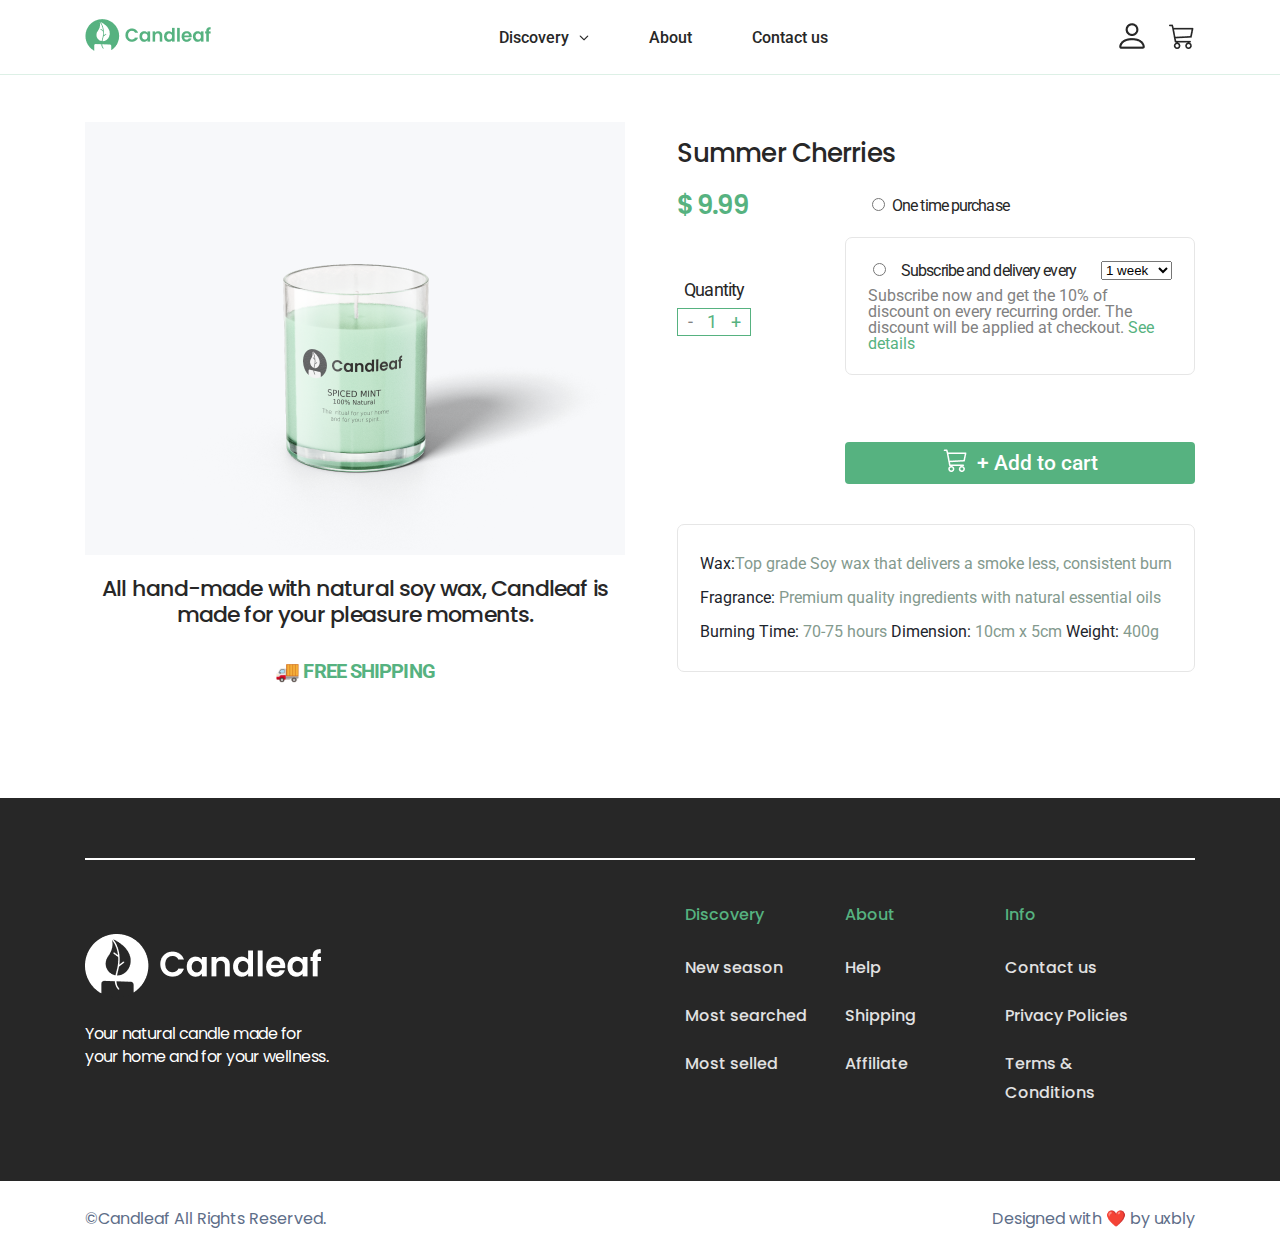
<file: summer-cherries.html>
<!DOCTYPE html>
<html lang="pt-br">
    <head >
        <meta charset="UTF-8">
        <meta name="viewport" content="width=device-width, initial-scale=1.0">
        <title>Summer Cherries</title>
        <link rel="preconnect" href="https://fonts.googleapis.com">
        <link rel="preconnect" href="https://fonts.gstatic.com" crossorigin>
        <link href="https://fonts.googleapis.com/css2?family=Roboto:ital,wght@0,100;0,300;0,400;0,500;0,700;0,900;1,100;1,300;1,400;1,500;1,700;1,900&display=swap" rel="stylesheet">
        <link href="https://fonts.googleapis.com/css2?family=Poppins:ital,wght@0,100;0,200;0,300;0,400;0,500;0,600;0,700;0,800;0,900;1,100;1,200;1,300;1,400;1,500;1,600;1,700;1,800;1,900&display=swap" rel="stylesheet">
        <link rel="stylesheet" href="./index.css">
        <link rel="stylesheet" href="./product-page.css">
        <link rel="icon" href="./imagens/favicon.png" sizes="32x32" type="image/png">
        <meta name="description" content="Candleaf, is the nature candle. All handmade with natural soy max, Candleaft is a companion for all your pleasure moments.">
        <meta name="rating" content="general">
    </head>
    <body>
       <!-- HEADER -->
       <header class="header">
            <section class="container">
                <section class="header-content">
                    
                    <section class="menu-mobile-container">
                        <a href="#" title="Menu" class="header-menu-mobile"></a>
                        <nav class="menu-mobile">
                            <ul>
                                <li class="menu-home-item1">
                                    <a href="#" title="Discovery">Discovery</a>
                                </li>
                                <li class="menu-item-mobile">
                                    <a href="#" title="About">About</a></li>
                                <li class="menu-item-mobile">
                                    <a href="#" title="Contact us">Contact us</a>
                                </li>
                            </ul>   
                        </nav>
                    </section>
                    
                    <a href="./index.html" title="Logo">
                        <img src="./imagens/logo.png" alt="logo-candleaf" title="Logo Candleaf">
                    </a>
                    <nav class="header-menu-desktop">
                            <ul class="header-menu">
                                <li class="menu-home-item1">
                                    <a href="#" title="Discovery">Discovery</a>
                                </li>
                                <li>
                                    <a href="#" title="About">About</a></li>
                                <li>
                                    <a href="#" title="Contact us">Contact us</a>
                                </li>
                            </ul>   
                    </nav>
                    <section class="profile-cart">
                            <a href="#" title="Minha Conta">
                                <img src="./imagens/profile.png" alt="profile-minha-conta" title="Minha Conta">
                            </a>
                            <a href="#" title="Meu carrinho">
                                <img src="./imagens/cart.png" alt="meu-carrinho" title="Meu Carrinho">
                            </a>
                    </section>
                </section>
            </section>
        </header>
        
        <!-- MAIN -->
        <main>

            <section class="product-page desktop">
                <section class="container">
                    <section class="product-page-content">
                        <section class="left">

                            <section class="product-image">
                                <figure>
                                    <img src="./imagens/produto-1-full.png" alt="produto-1-full" title="Sweet Straweberry"/>
                                </figure>
                            </section>

                            <section class="info">
                                <p>All hand-made with natural soy wax, Candleaf is made for your pleasure moments.</p>
                            </section>

                            <section class="shipping">
                                <p>🚚 FREE SHIPPING</p>
                            </section>

                        </section>
                        <section class="right">
                            
                            <h1>Summer Cherries</h1>

                            <section class="price-subscribe-one">
                                <p class="price">$ 9.99</p>
                                <section class="product-subscribe-one">
                                    <input type="radio" id="every" name="opt_subscribe" value="One time purchase">
                                    <label for="every">One time purchase </label>
                                </section>
                            </section>
                            
                            <section class="quantity-subscribe">
                            
                                    <section class="quantity">
                                        <p>Quantity</p>
                                        <section class="quantity-selector">
                                            <button class="prev">-</button>
                                            <span>1</span>
                                            <button>+</button>
                                        </section>
                                    </section>
                                
                                    <section class="product-subscribe">
                                        
                                        <section class="product-subscribe-select">
                                            <section>
                                                <input type="radio" id="every" name="opt_subscribe" value="Subscribe and delivery every" checked> 
                                                <label for="every">Subscribe and delivery every </label>
                                            </section>

                                            <select name="weeks" id="weeks">
                                                <option id="week-1" value="1-week">1 week</option>
                                                <option id="week-2" value="2-week">2 weeks</option>
                                                <option id="week-3" value="3-week">3 weeks</option>
                                                <option id="week-4" value="4-week">4 weeks</option>
                                            </select>
                                        </section>

                                        <p>Subscribe now and get the 10% of discount on every recurring order.  The discount will be applied at checkout. <a href="#" title="See details">See details</a></p>
                                    
                                    </section>

                            </section>
                            
                            <section class="product-add-to-cart"> 
                                <a class="button" href="./cart.html"> <span> + Add to cart</span></a>
                            </section>
                            
                            <section class="product-specifications">
                                <p><span>Wax:</span>Top grade Soy wax that delivers a smoke less,  consistent burn</p>
                                <p><span>Fragrance:</span> Premium quality ingredients with natural essential oils </p>
                                <p><span>Burning Time:</span> 70-75 hours <span>Dimension:</span> 10cm x 5cm <span>Weight:</span> 400g </p>
                            </section>


                        </section>
                    </section>
                </section>
            </section>

            <section class="product-page mobile">
                <section class="container">
                    <section class="product-page-content">
                        <h1>Summer Cherries</h1>
                        <section class="product-image">
                            <figure>
                                <img src="./imagens/produto-1-full.png " alt="produto-1-full" title="Spiced Mint Candleaf"/>
                            </figure>
                        </section>
                        <section class="price-quantity">
                            <section class="price-subscribe-one">
                                <p class="price">$ 9.99</p>
                            </section>
                            <section class="quantity">
                                <p>Quantity</p>
                                <section class="quantity-selector">
                                    <button class="prev">-</button>
                                    <span>1</span>
                                    <button>+</button>
                                </section>
                            </section>
                        </section>
                        <section class="price-subscribe-one">
                            <section class="product-subscribe-one">
                                <input type="radio" id="every" name="opt_subscribe" value="One time purchase">
                                <label for="every">One time purchase </label>
                            </section>
                        </section>
                        <section class="product-subscribe">
                                        
                            <section class="product-subscribe-select">
                                <section>
                                    <input type="radio" id="every" name="opt_subscribe" value="Subscribe and delivery every" checked> 
                                    <label for="every">Subscribe and delivery every </label>
                                </section>

                                <select name="weeks" id="weeks">
                                    <option id="week-1" value="1-week">1 week</option>
                                    <option id="week-2" value="2-week">2 weeks</option>
                                    <option id="week-3" value="3-week">3 weeks</option>
                                    <option id="week-4" value="4-week">4 weeks</option>
                                </select>
                            </section>

                            <p>Subscribe now and get the 10% of discount on every recurring order.  The discount will be applied at checkout. <a href="#" title="See details">See details</a></p>
                        
                        </section>
                        <section class="product-add-to-cart"> 
                            <a class="button" href="./cart.html"> <span> + Add to cart</span></a>
                        </section>
                        <section class="product-specifications">
                            <p><span>Wax:</span>Top grade Soy wax that delivers a smoke less,  consistent burn</p>
                            <p><span>Fragrance:</span> Premium quality ingredients with natural essential oils </p>
                            <p><span>Burning Time:</span> 70-75 hours <span>Dimension:</span> 10cm x 5cm <span>Weight:</span> 400g </p>
                        </section>
                        <section class="info">
                            <p>All hand-made with natural soy wax, Candleaf is made for your pleasure moments.</p>
                        </section>

                        <section class="shipping">
                            <p>🚚 FREE SHIPPING</p>
                        </section>
                </section>
                </section>
            </section>

            
        </main>

        <!-- FOOOTER -->
        <footer>
            <!-- LOGO E MENU -->
            <section class="footer-menus">
                <section class="container">
                    <section class="footer-menus-content">
                        <!-- LOGO -->
                        <section class="logo-content">
                            <figure>
                                <img src="./imagens/logo-white.png" alt="logo-footer" title="Logo Candleaf"/>
                            </figure>
                            <p>Your natural candle made for your home and for your wellness.</p>
                        </section>

                       <!-- MENU -->
                        <section class="footer-menu">
                            <!-- MENU 01 -->
                            <section class="menu-item">
                                <h3>Discovery</h3>
                                <ul>
                                    <li>
                                        <a href="#" title="New season">New season</a>
                                    </li>
                                    <li>
                                        <a href="#" title="Most searched">Most searched</a>
                                    </li>
                                    <li>
                                        <a href="#" title="Most selled">Most selled</a>
                                    </li>
                                </ul>
                            </section>

                            <!-- MENU 02 -->
                            <section class="menu-item">
                                <h3>About</h3>
                                <ul>
                                    <li>
                                        <a href="#" title="Help">Help</a>
                                    </li>
                                    <li>
                                        <a href="#" title="Shipping">Shipping</a>
                                    </li>
                                    <li>
                                        <a href="#" title="Affiliate">Affiliate</a>
                                    </li>
                                </ul>
                            </section>

                            <!-- MENU 03 -->
                            <section class="menu-item">
                                <h3>Info</h3>
                                <ul>
                                    <li>
                                        <a href="#" title="Help">Contact us</a>
                                    </li>
                                    <li>
                                        <a href="#" title="Shipping">Privacy Policies</a>
                                    </li>
                                    <li>
                                        <a href="#" title="Affiliate">Terms & Conditions</a>
                                    </li>
                                </ul>
                            </section>
                        </section>
                    </section>
                </section>
            </section>

            <!-- CREDITOS -->
            <section class="footer-credits">
                <section class="container">
                    <section class="footer-credits-content">
                        <p>©Candleaf All Rights Reserved.</p>
                        <p>Designed with ❤️ by uxbly</p>
                    </section>
                </section>
            </section>
        </footer>


        <!-- SCRIPTS -->
        <script src="https://code.jquery.com/jquery-3.6.0.min.js"
            integrity="sha256-/xUj+3OJU5yExlq6GSYGSHk7tPXikynS7ogEvDej/m4="
            crossorigin="anonymous"></script>
        <script src="./js/index.js"></script>
    </body>
</html>
</file>
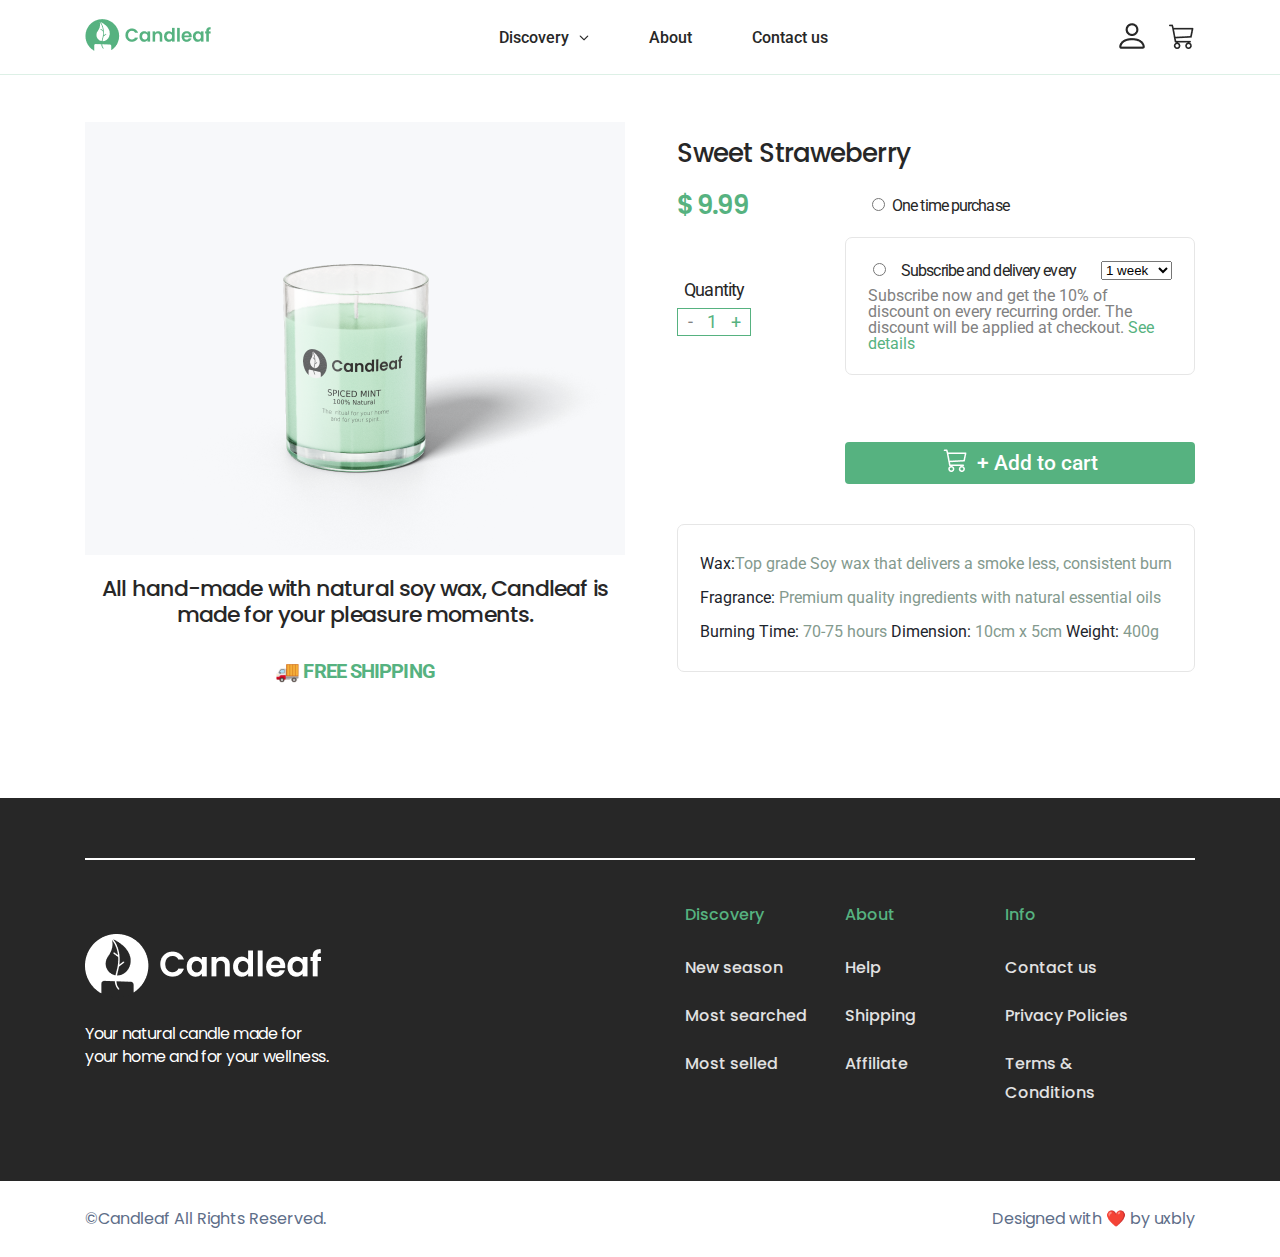
<file: sweet-straweberry.html>
<!DOCTYPE html>
<html lang="pt-br">
    <head >
        <meta charset="UTF-8">
        <meta name="viewport" content="width=device-width, initial-scale=1.0">
        <title>Sweet Straweberry</title>
        <link rel="preconnect" href="https://fonts.googleapis.com">
        <link rel="preconnect" href="https://fonts.gstatic.com" crossorigin>
        <link href="https://fonts.googleapis.com/css2?family=Roboto:ital,wght@0,100;0,300;0,400;0,500;0,700;0,900;1,100;1,300;1,400;1,500;1,700;1,900&display=swap" rel="stylesheet">
        <link href="https://fonts.googleapis.com/css2?family=Poppins:ital,wght@0,100;0,200;0,300;0,400;0,500;0,600;0,700;0,800;0,900;1,100;1,200;1,300;1,400;1,500;1,600;1,700;1,800;1,900&display=swap" rel="stylesheet">
        <link rel="stylesheet" href="./index.css">
        <link rel="stylesheet" href="./product-page.css">
        <link rel="icon" href="./imagens/favicon.png" sizes="32x32" type="image/png">
        <meta name="description" content="Candleaf, is the nature candle. All handmade with natural soy max, Candleaft is a companion for all your pleasure moments.">
        <meta name="rating" content="general">
    </head>
    <body>
       <!-- HEADER -->
       <header class="header">
            <section class="container">
                <section class="header-content">
                    
                    <section class="menu-mobile-container">
                        <a href="#" title="Menu" class="header-menu-mobile"></a>
                        <nav class="menu-mobile">
                            <ul>
                                <li class="menu-home-item1">
                                    <a href="#" title="Discovery">Discovery</a>
                                </li>
                                <li class="menu-item-mobile">
                                    <a href="#" title="About">About</a></li>
                                <li class="menu-item-mobile">
                                    <a href="#" title="Contact us">Contact us</a>
                                </li>
                            </ul>   
                        </nav>
                    </section>
                    
                    <a href="./index.html" title="Logo">
                        <img src="./imagens/logo.png" alt="logo-candleaf" title="Logo Candleaf">
                    </a>
                    <nav class="header-menu-desktop">
                            <ul class="header-menu">
                                <li class="menu-home-item1">
                                    <a href="#" title="Discovery">Discovery</a>
                                </li>
                                <li>
                                    <a href="#" title="About">About</a></li>
                                <li>
                                    <a href="#" title="Contact us">Contact us</a>
                                </li>
                            </ul>   
                    </nav>
                    <section class="profile-cart">
                            <a href="#" title="Minha Conta">
                                <img src="./imagens/profile.png" alt="profile-minha-conta" title="Minha Conta">
                            </a>
                            <a href="#" title="Meu carrinho">
                                <img src="./imagens/cart.png" alt="meu-carrinho" title="Meu Carrinho">
                            </a>
                    </section>
                </section>
            </section>
        </header>
        
        <!-- MAIN -->
        <main>

            <section class="product-page desktop">
                <section class="container">
                    <section class="product-page-content">
                        <section class="left">

                            <section class="product-image">
                                <figure>
                                    <img src="./imagens/produto-1-full.png" alt="produto-1-full" title="Sweet Straweberry"/>
                                </figure>
                            </section>

                            <section class="info">
                                <p>All hand-made with natural soy wax, Candleaf is made for your pleasure moments.</p>
                            </section>

                            <section class="shipping">
                                <p>🚚 FREE SHIPPING</p>
                            </section>

                        </section>
                        <section class="right">
                            
                            <h1>Sweet Straweberry</h1>

                            <section class="price-subscribe-one">
                                <p class="price">$ 9.99</p>
                                <section class="product-subscribe-one">
                                    <input type="radio" id="every" name="opt_subscribe" value="One time purchase">
                                    <label for="every">One time purchase </label>
                                </section>
                            </section>
                            
                            <section class="quantity-subscribe">
                            
                                    <section class="quantity">
                                        <p>Quantity</p>
                                        <section class="quantity-selector">
                                            <button class="prev">-</button>
                                            <span>1</span>
                                            <button>+</button>
                                        </section>
                                    </section>
                                
                                    <section class="product-subscribe">
                                        
                                        <section class="product-subscribe-select">
                                            <section>
                                                <input type="radio" id="every" name="opt_subscribe" value="Subscribe and delivery every" checked> 
                                                <label for="every">Subscribe and delivery every </label>
                                            </section>

                                            <select name="weeks" id="weeks">
                                                <option id="week-1" value="1-week">1 week</option>
                                                <option id="week-2" value="2-week">2 weeks</option>
                                                <option id="week-3" value="3-week">3 weeks</option>
                                                <option id="week-4" value="4-week">4 weeks</option>
                                            </select>
                                        </section>

                                        <p>Subscribe now and get the 10% of discount on every recurring order.  The discount will be applied at checkout. <a href="#" title="See details">See details</a></p>
                                    
                                    </section>

                            </section>
                            
                            <section class="product-add-to-cart"> 
                                <a class="button" href="./cart.html"> <span> + Add to cart</span></a>
                            </section>
                            
                            <section class="product-specifications">
                                <p><span>Wax:</span>Top grade Soy wax that delivers a smoke less,  consistent burn</p>
                                <p><span>Fragrance:</span> Premium quality ingredients with natural essential oils </p>
                                <p><span>Burning Time:</span> 70-75 hours <span>Dimension:</span> 10cm x 5cm <span>Weight:</span> 400g </p>
                            </section>


                        </section>
                    </section>
                </section>
            </section>

            <section class="product-page mobile">
                <section class="container">
                    <section class="product-page-content">
                        <h1>Sweet Straweberry</h1>
                        <section class="product-image">
                            <figure>
                                <img src="./imagens/produto-1-full.png " alt="produto-1-full" title="Spiced Mint Candleaf"/>
                            </figure>
                        </section>
                        <section class="price-quantity">
                            <section class="price-subscribe-one">
                                <p class="price">$ 9.99</p>
                            </section>
                            <section class="quantity">
                                <p>Quantity</p>
                                <section class="quantity-selector">
                                    <button class="prev">-</button>
                                    <span>1</span>
                                    <button>+</button>
                                </section>
                            </section>
                        </section>
                        <section class="price-subscribe-one">
                            <section class="product-subscribe-one">
                                <input type="radio" id="every" name="opt_subscribe" value="One time purchase">
                                <label for="every">One time purchase </label>
                            </section>
                        </section>
                        <section class="product-subscribe">
                                        
                            <section class="product-subscribe-select">
                                <section>
                                    <input type="radio" id="every" name="opt_subscribe" value="Subscribe and delivery every" checked> 
                                    <label for="every">Subscribe and delivery every </label>
                                </section>

                                <select name="weeks" id="weeks">
                                    <option id="week-1" value="1-week">1 week</option>
                                    <option id="week-2" value="2-week">2 weeks</option>
                                    <option id="week-3" value="3-week">3 weeks</option>
                                    <option id="week-4" value="4-week">4 weeks</option>
                                </select>
                            </section>

                            <p>Subscribe now and get the 10% of discount on every recurring order.  The discount will be applied at checkout. <a href="#" title="See details">See details</a></p>
                        
                        </section>
                        <section class="product-add-to-cart"> 
                            <a class="button" href="./cart.html"> <span> + Add to cart</span></a>
                        </section>
                        <section class="product-specifications">
                            <p><span>Wax:</span>Top grade Soy wax that delivers a smoke less,  consistent burn</p>
                            <p><span>Fragrance:</span> Premium quality ingredients with natural essential oils </p>
                            <p><span>Burning Time:</span> 70-75 hours <span>Dimension:</span> 10cm x 5cm <span>Weight:</span> 400g </p>
                        </section>
                        <section class="info">
                            <p>All hand-made with natural soy wax, Candleaf is made for your pleasure moments.</p>
                        </section>

                        <section class="shipping">
                            <p>🚚 FREE SHIPPING</p>
                        </section>
                </section>
                </section>
            </section>

            
        </main>

        <!-- FOOOTER -->
        <footer>
            <!-- LOGO E MENU -->
            <section class="footer-menus">
                <section class="container">
                    <section class="footer-menus-content">
                        <!-- LOGO -->
                        <section class="logo-content">
                            <figure>
                                <img src="./imagens/logo-white.png" alt="logo-footer" title="Logo Candleaf"/>
                            </figure>
                            <p>Your natural candle made for your home and for your wellness.</p>
                        </section>

                       <!-- MENU -->
                        <section class="footer-menu">
                            <!-- MENU 01 -->
                            <section class="menu-item">
                                <h3>Discovery</h3>
                                <ul>
                                    <li>
                                        <a href="#" title="New season">New season</a>
                                    </li>
                                    <li>
                                        <a href="#" title="Most searched">Most searched</a>
                                    </li>
                                    <li>
                                        <a href="#" title="Most selled">Most selled</a>
                                    </li>
                                </ul>
                            </section>

                            <!-- MENU 02 -->
                            <section class="menu-item">
                                <h3>About</h3>
                                <ul>
                                    <li>
                                        <a href="#" title="Help">Help</a>
                                    </li>
                                    <li>
                                        <a href="#" title="Shipping">Shipping</a>
                                    </li>
                                    <li>
                                        <a href="#" title="Affiliate">Affiliate</a>
                                    </li>
                                </ul>
                            </section>

                            <!-- MENU 03 -->
                            <section class="menu-item">
                                <h3>Info</h3>
                                <ul>
                                    <li>
                                        <a href="#" title="Help">Contact us</a>
                                    </li>
                                    <li>
                                        <a href="#" title="Shipping">Privacy Policies</a>
                                    </li>
                                    <li>
                                        <a href="#" title="Affiliate">Terms & Conditions</a>
                                    </li>
                                </ul>
                            </section>
                        </section>
                    </section>
                </section>
            </section>

            <!-- CREDITOS -->
            <section class="footer-credits">
                <section class="container">
                    <section class="footer-credits-content">
                        <p>©Candleaf All Rights Reserved.</p>
                        <p>Designed with ❤️ by uxbly</p>
                    </section>
                </section>
            </section>
        </footer>


        <!-- SCRIPTS -->
        <script src="https://code.jquery.com/jquery-3.6.0.min.js"
            integrity="sha256-/xUj+3OJU5yExlq6GSYGSHk7tPXikynS7ogEvDej/m4="
            crossorigin="anonymous"></script>
        <script src="./js/index.js"></script>
    </body>
</html>
</file>
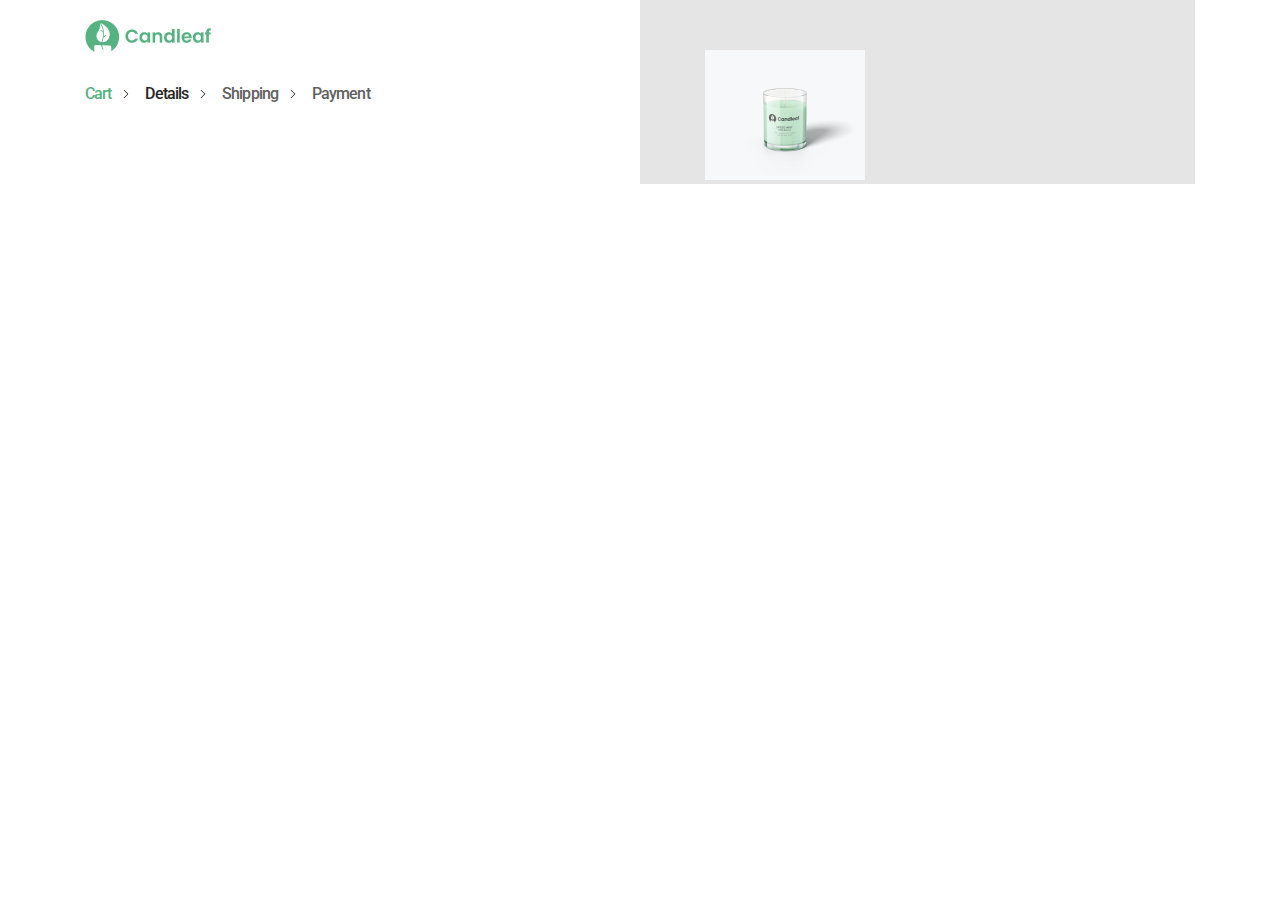
<file: checkout/profile.html>
<!DOCTYPE html>
<html lang="pt-br">
    <head >
        <meta charset="UTF-8">
        <meta name="viewport" content="width=device-width, initial-scale=1.0">
        <title>Checkout - Profile</title>
        <link rel="preconnect" href="https://fonts.googleapis.com">
        <link rel="preconnect" href="https://fonts.gstatic.com" crossorigin>
        <link href="https://fonts.googleapis.com/css2?family=Roboto:ital,wght@0,100;0,300;0,400;0,500;0,700;0,900;1,100;1,300;1,400;1,500;1,700;1,900&display=swap" rel="stylesheet">
        <link href="https://fonts.googleapis.com/css2?family=Poppins:ital,wght@0,100;0,200;0,300;0,400;0,500;0,600;0,700;0,800;0,900;1,100;1,200;1,300;1,400;1,500;1,600;1,700;1,800;1,900&display=swap" rel="stylesheet">
        <link rel="stylesheet" href="./default.css">
        <link rel="stylesheet" href="../index.css">
        <link rel="icon" href="../imagens/favicon.png" sizes="32x32" type="image/png">
        <meta name="description" content="Candleaf, is the nature candle. All handmade with natural soy max, Candleaft is a companion for all your pleasure moments.">
        <meta name="rating" content="general">
    </head>
    <body>
        <!-- MAIN -->
        <main>

           

            <section class="checkout-page">
                <section class="container">
                    <section class="checkout-page-content">
                        <section class="left">
                            <header>
                                <a href="./index.html" title="Logo">
                                    <img src="../imagens/logo.png" alt="logo-candleaf" title="Logo Candleaf">
                                </a>
                                <ul class="checkout-menu">
                                    <l1 class="checkout-menu-item active">
                                        <a href="#" title="Cart">Cart</a>
                                    </l1>
                                    <l1 class="checkout-menu-item arrow current">
                                        <a href="#" title="Details">Details</a>
                                    </l1>
                                    <l1 class="checkout-menu-item arrow">
                                        <a href="#" title="Shipping">Shipping</a>
                                    </l1>
                                    <l1 class="checkout-menu-item arrow">
                                        <a href="#" title="Payment">Payment</a>
                                    </l1>
                                </ul>
                            </header>
                        </section>
                        <section class="right">
                            <section class="order-form">
                                <section class="order-form-item">
                                    <figure>
                                        <img src="../imagens/product-1-cart.png" title="Spiced Mint Candleaf" alt="spiced-mint-candleaf"/>
                                    </figure>
                                </section>
                            </section>
                        </section>
                    </section>
                </section>
            </section>
            
        </main>

        
        <!-- SCRIPTS -->
        <script src="https://code.jquery.com/jquery-3.6.0.min.js"
            integrity="sha256-/xUj+3OJU5yExlq6GSYGSHk7tPXikynS7ogEvDej/m4="
            crossorigin="anonymous"></script>
        <script src="../js/index.js"></script>
    </body>
</html>
</file>
<file: cart-page.css>
.cart-page-header{
    display: flex;
    align-items: center;
    justify-content: center;
    flex-direction: column;
    padding: 60px 0;
}

.cart-page-header h1{
    font-family: 'Poppins';
    font-style: normal;
    font-weight: 500;
    font-size: 26px;
    line-height: 58px;
    color: #272727;
}
.cart-page-header a,
.link-remove{
    font-family: 'Roboto';
    font-style: normal;
    font-weight: 400;
    font-size: 18px;
    line-height: 26px;
    letter-spacing: -0.9px;
    text-decoration-line: underline;
    color: #56B280;
}

.cart-items{
    display: flex;
    flex-direction: column;
}

.cart-items-header{
    display: flex;
    padding: 0 0 17px 0;
    border-bottom: 2px solid #E5E5E5;
    width: 100%;
}
.cart-items-content{
    display: flex;
    width: 100%;
    padding: 28px 0;
    border-bottom: 2px solid #E5E5E5;
    align-items: center;
}

.cart-items-header h3{
    font-family: 'Roboto';
    font-style: normal;
    font-weight: 500;
    font-size: 16px;
    line-height: 26px;
    letter-spacing: -0.9px;
    color: #272727;
}

.column-product{
    width: 55%;
}

.column-price{
    width: 15%;
}
.column-quantity{
    width: 15%;
    display: flex;
    justify-content: center;
}
.column-total{
    width: 15%;
    display: flex;
    justify-content: end;
}

.product-content{
    display: flex;
    align-items: flex-start;
    gap: 30px;
}

.product-content-name{
    display: flex;
    flex-direction: column;

}

.product-content-name h2{
    font-family: 'Poppins';
    font-style: normal;
    font-weight: 500;
    font-size: 26px;
    line-height: 58px;
    display: flex;
    align-items: center;
    letter-spacing: -0.9px;
    color: #272727;
}

.price{
    font-family: 'Roboto';
    font-style: normal;
    font-weight: 500;
    font-size: 18px;
    line-height: 26px;
    letter-spacing: -0.9px;
    color: #272727;
}

.cart-footer{
    padding-top: 42px;
    display: flex;
    align-items: flex-start;
    justify-content: end;
    gap: 70px;
    padding-bottom: 150px;
}

.sub-total{
    display: flex;
    flex-direction: column;
}

.sub-total .price{
    display: flex;
    justify-content: end;
    align-items: center;
    gap: 60px;
}

.sub-total .info{
    font-family: 'Roboto';
    font-style: normal;
    font-weight: 400;
    font-size: 16px;
    line-height: 26px;
    text-align: right;
    letter-spacing: -0.9px;
    color: #9E9E9E;
    padding-top: 10px;
}

.cart-footer .button{
    width: 183px;
}
.quantity-mobile{
    display: none;
}
@media(max-width:1024px){
    .no-mobile{
        display: none;
    }

    .cart-items-header{
        justify-content: space-between;
    }

    .cart-footer{
        flex-direction: column;
        align-items: center;
        padding-bottom: 120px;
    }
    .sub-total .price{
        justify-content: space-between;
        gap: 0px;
        padding: 0 40px;
    }

    .cart-footer .button{
        width: 100%;
    }

    .product-content-name h2{
        font-size: 20px;
        line-height: 28px;
        width: 158px;
    }

    .cart-items-content{
        justify-content: space-between;
        align-items:flex-start;
    }
    .quantity-mobile{
        display: flex;
        flex-direction: column;
        align-items: center;
        justify-content: center;
        padding: 30px 20px 0 0;

    }

    .quantity-mobile .label{
        font-family: 'Roboto';
        font-style: normal;
        font-weight: 400;
        font-size: 18px;
        line-height: 26px;
        text-align: center;
        letter-spacing: -0.9px;
        color: #272727;
    }
}
</file>
<file: product-page.css>
.product-page-content{
    display: flex;
    align-items: center;
    justify-content: space-between;
    gap: 30px;
    padding-bottom: 114px;
    padding-top: 47px;
}

.product-page-content h1{
    font-family: 'Poppins';
    font-style: normal;
    font-weight: 500;
    font-size: 26px;
    display: flex;
    align-items: center;
    letter-spacing: -0.9px;
    color: #272727;
}

.product-specifications,
.product-subscribe{
    border: 1px solid #E6E6E6;
    border-radius: 7px;
    padding: 22px;
}

.product-specifications p {
    font-family: 'Roboto';
    font-style: normal;
    font-weight: 400;
    font-size: 16px;
    line-height: 26px;
    color: #849A8E ;
    padding: 4px 0;
}

.product-specifications p span{
    color: #1D252C;
}
.product-add-to-cart{
    padding-top: 67px;
    display: flex;
    justify-content: end;
}
.product-specifications{
    margin-top: 40px;
}
.product-add-to-cart .button{
    padding: 10px 0;
    width: 350px;
    height: 42px;
}

.product-add-to-cart .button:hover{
    color: #56B280;
    border: 1px solid #56B280;
    background-color: #fff;
    
}

.product-add-to-cart .button span{
    display: flex;
    align-items: center;
    justify-content: center;
}
.product-add-to-cart .button span::before{
    content: url(./imagens/cart-whte.png);
    margin-right: 10px;
}

.product-add-to-cart .button:hover span::before{
    content: url(./imagens/cart-green.png);
    margin-top: 7px;
    margin-right: 2px;
}
.product-subscribe-select,
.price-subscribe-one,
.quantity-subscribe{
    display: flex;
    align-items: center;
    justify-content: space-between;
}

.price-subscribe-one .price{
    font-family: 'Poppins';
    font-style: normal;
    font-weight: 600;
    font-size: 26px;
    line-height: 58px;
    display: flex;
    align-items: center;
    letter-spacing: -0.9px;
    color: #56B280;
}

.quantity-selector{
    margin-top: 5px;
}
.quantity{
    text-align: center;
}
.quantity p{
    font-family: 'Roboto';
    font-style: normal;
    font-weight: 400;
    font-size: 18px;
    line-height: 26px;
    text-align: center;
    letter-spacing: -0.9px;
    color: #272727;
}

.product-subscribe,
.product-subscribe-one{
    width: 350px;
}
.product-subscribe-one {
    padding: 22px;
}

.product-subscribe-one label,
.product-subscribe label{
    font-family: 'Roboto';
    font-style: normal;
    font-weight: 400;
    font-size: 16px;
    line-height: 16px;
    letter-spacing: -0.9px;
    color: #272727;
}

.product-subscribe p{
    font-family: 'Roboto';
    font-style: normal;
    font-weight: 400;
    font-size: 16px;
    line-height: 16px;
    color: #818181;
    padding-top: 8px;
}
.product-subscribe p a{
    color: #56B280;
}
.info p{
    font-family: 'Poppins';
    font-style: normal;
    font-weight: 500;
    font-size: 22px;
    line-height: 26px;
    text-align: center;
    letter-spacing: -0.9px;
    color: #272727;
    width: 540px;
    padding-top: 17px;
}

.shipping p{
    font-family: 'Roboto';
    font-style: normal;
    font-weight: 700;
    font-size: 20px;
    line-height: 26px;
    text-align: center;
    letter-spacing: -0.9px;
    color: #56B280;
    padding-top: 30px;
}

.product-image img{
    width: 540px;
    height: 433px;
}
.product-page.mobile{
    display: none;
}
@media(max-width:1024px) {
    .product-page.desktop{
        display: none;
    }
    .product-page.mobile{
        display: block;
    }
    .product-page.mobile{
        flex-direction: column;
    }

    .product-page-content{
        flex-direction: column;
        align-items: self-start;
        justify-content: flex-start;
        padding-top: 20px;
        padding-bottom: 40px;
    }

    .product-image img {
        width: 100%;
        height: auto;
    }
    .price-quantity{
        display: flex;
        align-items: center;
        justify-content: space-between;
        width: 100%;
    }

    .product-subscribe,
    .product-subscribe-one,
    .product-add-to-cart .button,
    .product-image{
        width: 100%;
    }
    .product-add-to-cart{
        padding-top: 25px;
        width: 100%;
    }
    .product-specifications {
        margin-top: 25px;
        width: 100%;
    }
    .info p{
        width: 100%;
    }
    .shipping{
        display: flex;
        justify-content: center;
        width: 100%;
    }
    .shipping p{
        padding-top: 10px;
    }
}
</file>
<file: checkout/default.css>
.checkout-page-content{
    display: flex;
    align-items: flex-start;
    justify-content: center;
    width: 100%;
    min-height: 300px;
}
.checkout-page-content .left{
    background-color: #fff;
    width: 50%;
    padding: 20px 0 0 0;
}
.checkout-page-content .right{
    background-color: #E5E5E5;
    width: 50%;
}
.checkout-menu{
    display: flex;
    gap: 10px;
    padding-top: 23px;
}
.checkout-menu-item a{
    font-family: 'Roboto';
    font-style: normal;
    font-weight: 500;
    font-size: 16px;
    line-height: 26px;
    letter-spacing: -0.9px;
    color: #616161;
}
.checkout-menu-item.active a{
    color: #56B280;
}
.checkout-menu-item.current a{
    color: #272727;
}

.checkout-menu-item.arrow::before{
    content: url(../imagens/arrow-right.png);
    transform: rotate(45deg);
    width: 10px;
    height: 10px;
    margin-right: 10px;
}
.order-form{
    padding: 50px 0 0 65px;
}
.order-form-item{
    display: flex;
}

.order-form-item img::after{
    
}
</file>
<file: index.css>
/* RESET CSS DEFAULT */
nav,
ul,
li,
header,
footer,
h1,
h2,
h3,
p,
button,
a,
figure,
section{
    margin: 0;
    padding: 0;
    border: 0;
    list-style: none;
    text-decoration: none;
    color: #1D252C;
    box-sizing: border-box;
}


/* CSS DEFAULT BY ALL SITE */
body{
    max-width: 1440px;
    margin: 0 auto;
    background-color:rgba(255, 255, 255, .9)
}

main{
    background: #fff;
}

main.fixed{
    margin-top: 75px;
}

button,
.button{
    background: #56B280;
    border-radius: 4px;
    font-family: 'Roboto';
    font-style: normal;
    font-weight: 500;
    font-size: 20.6452px;
    line-height: 24px;
    display: flex;
    align-items: center;
    justify-content: center;
    text-align: center;
    color: #FFFFFF;
    padding: 8px 0;
    cursor: pointer;
    transition:.3s ease;
}
button:hover,
.button:hover,
button:focus,
.button:focus,
button:active,
.button:active{
    opacity: 0.8;
}


.container{
    max-width: 1110px;
    margin: 0 auto;
}

@media(min-width: 1025px) and (max-width: 1150px){
    .container{
        padding: 0 30px;
    }
}
@media(max-width: 1024px){
    .container{
        padding: 0 24px;
    }
}


.section-title{
    font-family: 'Poppins';
    font-style: normal;
    font-weight: 500;
    font-size: 40px;
    line-height: 58px;
    text-align: center;
    letter-spacing: -0.9px;
    color: #0B254B;
}

.section-description{
    font-family: 'Poppins';
    font-style: normal;
    font-weight: 500;
    font-size: 18px;
    line-height: 28px;
    text-align: center;
    letter-spacing: 0.1px;
    color: #5E6E89;
}

/* HEADER */
.header{
    background: #fff;
    margin: 0 auto;
    max-width: 1440px;
    height: 75px;
    width: 100%;
    border-bottom: 0.5px solid rgba(86, 178, 128, 0.2);
}

.header-fixed {
    position: fixed;
    top:0;
    z-index: 1; 
}

.header .header-menu-mobile{
    display: none;
}

.header-content{
    display: flex;
    justify-content: space-between;
    align-items: center;
    height: 75px;
}

.header-menu{
    display: flex;
    gap:60px;
}

.header-menu li a{
    font-family: 'Roboto', sans-serif;
    font-style: normal;
    font-weight: 500;
    font-size: 16px;
    line-height: 19px;
    text-align: center;
    color: #272727;
    cursor: pointer;
    transition:.3s ease;

}

.header-menu li a:hover,
.header-menu li a:focus,
.header-menu li a:active{
    color: #56B280;
}

.profile-cart{
    display: flex;
    align-items: center;
    justify-content: center;
    gap:20px;
}

.menu-home-item1 a::after{
    content: url(./imagens/arrow-down.png);
    width: 10px;
    height: 10px;
    margin-left: 10px;
}


/* BANNER */
.hero{
    height: 780px;
    position: relative;
}
.hero picture{
    position: absolute;
}
.hero .hero-box{
    position: absolute;
    display: flex;
    flex-direction: column;
    justify-content: center;
    align-items: center;
    background: rgba(247, 248, 250, 0.8);
    backdrop-filter: blur(24px);
    border-radius: 2px;
    width: 730px;
    height: 349px;
    padding: 30px;
    top: 50%;
    left: 50%;
    transform: translate(-50%,-50%);
}

.hero .hero-box h1,
.hero .hero-box p{
    font-family: 'Poppins', sans-serif;
    font-style: normal;
    color: #1D252C;
}

.hero .hero-box i {
    font-size: 60px;
}

.hero .hero-box h1{
    font-weight: 500;
    font-size: 40px;
    line-height: 58px;

}

.hero .hero-box p{
    font-weight: 400;
    font-size: 18px;
    line-height: 26px;
    text-align: center;
    padding: 10px 20px 0 0; 
}

.hero .hero-box .button{
    width: 310px;
    margin-top: 53px;
}


/* GALERIA DE PRODUTOS */
.products-popular{
    padding-bottom: 70px;
}
.products-gallery-content{
    display: flex;
    flex-direction: column;
    align-items: center;
    justify-content: center;
}

.products-gallery-content button{
    display: none;
}

.products-gallery-content .section-title{
    padding-top: 90px;
}
.products-gallery-content .section-description{
    padding-top: 15px;
}

.products-gallery-content .gallery{
    display: grid;
    grid-template-columns: repeat(4, 1fr);
    width: 100%;
    gap: 30px 14px;
    padding-top: 50px;
}

/* CARD DE PRODUTO */
.products-gallery-content .card{
    width: 100%;
    height: 230px;
    cursor: pointer;
    box-shadow :0px 4px 24px rgba(123, 123, 123, 0.15);
    transition:.3s ease;
}

.products-gallery-content .card:hover,
.products-gallery-content .card:focus,
.products-gallery-content .card:active{
    margin-top: -15px;
    box-shadow :0px 4px 24px rgba(123, 123, 123, 0.35);
}

.products-gallery-content figure{
    background-color: #F7F8FA;
    height: 154px;
    display: flex;
    align-items: center;
    justify-content: center;
}

.products-gallery-content img{
    height: 100%;
}

.products-gallery-content .card-description{
    height: 76px;
    padding: 10px 26px 16px 26px;
}

.products-gallery-content .name{
    font-family: 'Poppins';
    font-style: normal;
    font-weight: 500;
    font-size: 16px;
    line-height: 28px;
    letter-spacing: -0.9px;
    color: #1D293F;
}

.products-gallery-content .price{
    text-align: right;
    font-family: 'Roboto';
    font-style: normal;
    font-weight: 500;
    font-size: 20px;
    line-height: 28px;
    color: #56B280;
}


/* PRODUTO DESCRIÇÃO */
.product-description{
    margin-top: 125px;
    height: 800px;
    background: #F7F8FA;
}

.product-description-content{
    display: flex;
    align-items: flex-start;
    justify-content: space-between;
    padding-top: 133px;
}

.product-description-content .right h2,
.product-description-content .right p{
        display: none;
}

.product-description-content .section-title{
    width: 350px;
    text-align: left;
}

.product-description-content p{
    font-family: 'Poppins';
    font-style: normal;
    font-weight: 400;
    font-size: 16px;
    line-height: 23px;
    color: #56B280;
    padding-top: 15px;
}
.product-description-content ul{
    padding-top: 38px;
}
.product-description-content li{
    list-style: inside url(./imagens/check.png);
    font-family: 'Poppins';
    font-style: normal;
    font-weight: 500;
    font-size: 16px;
    line-height: 29px;
    color: #000000;
    padding-bottom: 10px;
}

.product-description-content li span{
    font-weight: 600;
    margin-left: 10px;
}

.product-description-content button{
    width: 194px;
    margin-top: 68px;
}

/* testimonials */
.testimonials{
    height: 601px;
    background: rgba(86, 178, 128, 0.1);
}

.testimonials-content{
    padding-top: 90px;
    display: flex;
    flex-direction: column;
    align-items: center;
    justify-content: center;
}

.testimonials-content .gallery{
    display: grid;
    grid-template-columns: repeat(3, 1FR);
    gap: 31px;
    width: 100%;
    padding-top: 27px;
}

.testimonials-content .card{
    background: #FFFFFF;
    box-shadow: 0px 4px 24px rgba(139, 167, 178, 0.16);
    border-radius: 6px;
    width: 100%;
    height: 295px;
    display: flex;
    flex-direction: column;
    justify-content: start;
    align-items: center;
    padding: 33px 18px 29px 18px;
}

.testimonials-content .review{
    display: flex;
    align-items: center;
    justify-content: center;
    gap: 6px;
}
.testimonials-content .profile{
    width: 84px;
}

.testimonials-content h3{
    font-family: 'Poppins';
    font-style: normal;
    font-weight: 500;
    font-size: 22px;
    line-height: 29px;
    text-align: center;
    color: #1D293F;
    padding-top: 22px;
}

.testimonials-content h4{
    font-family: 'Roboto';
    font-style: normal;
    font-weight: 400;
    font-size: 18px;
    line-height: 21px;
    text-align: center;
    color: #7C8087;
}

/* FOOTER */
.footer-menus{
    background-color: #272727;
    height: 383px;
    padding-top: 60px;
}

.footer-menus .footer-menus-content{
    display: flex;
    align-items: center;
    justify-content: space-between;
    border-top: 2px solid #FFFFFF;
}

.footer-menus .logo-content p{
    font-family: 'Poppins';
    font-style: normal;
    font-weight: 400;
    font-size: 16px;
    line-height: 23px;
    letter-spacing: -0.5px;
    color: #FFFFFF;
    width: 250px;
}
.footer-menus .footer-menu{
    display: flex;
    align-items: flex-start;
    padding-top: 40px;
    padding-right: 30px;
}
.footer-menus .menu-item{
    width: 160px;
}

.footer-menus ul{
    padding-top: 24px;
}

.footer-menus li{
    padding-bottom: 19px;
}

.footer-menus h3,
.footer-menus a{
    font-family: 'Poppins';
    font-style: normal;
    font-weight: 500;
    font-size: 16px;
    line-height: 29px;
    color: #56B280;
}

.footer-menus a{
    color: #E1E1E1;
    transition:.3s ease;
}

.footer-menus a:hover,
.footer-menus a:focus,
.footer-menus a:active{
    color: #56B280;
}

.footer-credits{
    background-color: #FFFFFF;
   
}

.footer-credits .footer-credits-content{
    height: 76px;
    display: flex;
    align-items: center;
    justify-content: space-between;
    background-color: #FFFFFF;
}

.footer-credits p{
    font-family: 'Poppins';
    font-style: normal;
    font-weight: 400;
    font-size: 16px;
    line-height: 28px;
    color: #5E6E89;
}

.quantity-selector{
    border: 1px solid #56B280;
    display: flex;
    align-items: center;
    justify-content: center;
    padding: 0 10px;
}

.quantity-selector button,
.quantity-selector span{
    background-color: transparent;
    font-family: 'Roboto';
    font-style: normal;
    font-weight: 400;
    font-size: 18px;
    line-height: 26px;
    text-align: center;
    letter-spacing: -0.9px;
    color: #56B280;
    height: auto;
    padding: 0;
}

.quantity-selector button.prev{
    color: #818181;   
}

.quantity-selector span{
    padding: 0 15px;
}
.my-cart{
    position: relative;
}

.my-cart::after{
    content: "1";
    position: absolute;
    top: -5px;
    background-color: #56B280;
    color: #fff;
    border-radius: 50%;
    padding: 2px 6px;
    font-size: 12px;
    right: -10px;
    font-weight: 800;
}

.menu-mobile-container{
    display: none;
}

/* MOBILE */

@media(max-width:1024px){
    /* FOOTER */
    .footer-menus{
        padding-top: 31px;
        height: auto;
        padding-bottom: 85px;
    }

    .footer-menus .logo-content img{
        width: 150px;
    }

    .footer-menus ul{
        padding-top: 20px;
    }

    .footer-menus .footer-menus-content{
        flex-direction: column;
        align-items: start;
        padding-top: 24px;
    }
    .footer-menus .logo-content p{
        width: 100%;
    }
    .footer-menus .footer-menu{
        padding-right: 0;
        flex-wrap: wrap;
        justify-content: space-between;
        gap: 20px 0;
        width: 100%;
    }

    .footer-menu .menu-item:nth-child(1){
        order: 1;
    }

    .footer-menu .menu-item:nth-child(2){
        order: 3;
    }

    .footer-menu .menu-item:nth-child(3){
        order: 2;
    }


    .footer-credits .footer-credits-content{
        flex-direction: column;
        padding: 20px;
        height: auto;
    }

    .product-description{
        height: auto;
    }

    .product-description-content{
        flex-direction: column-reverse;
        align-items: center;
    }

    .products-gallery-content .gallery{
        grid-template-columns: repeat(1, 1fr);
    }
    .testimonials{
        height: auto;
    }

    .testimonials .container{
        padding: 0;
    }

    .testimonials-content .section-title,
    .testimonials-content .section-description{
        padding: 0 24px;
    }

    .testimonials-content .gallery{
        overflow: scroll;
        padding: 47px 10px 120px 10px
    }

    .testimonials-content .gallery 

    .testimonials-content h3{
        width: 230px;
        font-size: 19px;
        line-height: 25px;
    }

    .product-description-content{
        padding-bottom: 45px;
    }
    .product-description-content .left{
        display: flex;
        flex-direction: column;
        align-items: center;
        justify-content: center;
    }

    .product-description-content .left h2,
    .product-description-content .left p{
        display: none;
    }

    .product-description-content .right h2,
    .product-description-content .right p{
        display: block;
        width: 100%;
        text-align: center;
    }

    .product-description-content .right img{
        width: 100%;
    }

    .product-description-content ul{
        padding-top: 0;
    }

    .hero picture,
    .hero img{
        width: 100%;
        height: 100%;
    }
    .hero .hero-box{
        width: 90%;
        height: auto;
    }

    .hero .hero-box h1{
        text-align: center;
    }

    .hero .hero-box p{
        padding: 10px 0;
    }

    .products-gallery-content .card-link{
        display: none;
    }

    .products-gallery-content button{
        display: block;
        width: 176px;
        margin-top: 20px;
        margin-left: auto;
        margin-right: auto;
    }

    .header .header-menu-desktop{
        display: none;
    }

    .header .header-menu-mobile{
        display: block;
        width: 30px;
        position: relative;
    }

    .menu-mobile{
        position: absolute;
        background-color: #fff;
        z-index: 1;
        left: 0;
        width: 100%;
        top: 75px;
        display: none;
    }

    .menu-mobile.open{
        display: block;
    }

    .menu-mobile ul{
        display: flex;
        flex-direction: column;
        gap: 10px;
        padding: 20px 0 20px 50px;
    }

    .menu-mobile ul li a{
        font-family: 'Roboto';
        font-style: normal;
        font-weight: 400;
        font-size: 24px;
        line-height: 28px;
        display: flex;
        align-items: center;
        color: #272727;
    }

    .menu-item-mobile{
        margin-left: 20px;
    }
    .header .header-menu-mobile::after{
        content: url(./imagens/hamburger-menu.png);
    }
    
    .header .header-menu-mobile.open::after{
        content: url(./imagens/close-menu.png);
    }

    .menu-home-item1 a::after{
        content: none;
    }
    .menu-home-item1 a::before {
        content: url(./imagens/arrow-down.png);
        width: auto;
        height: auto;
        margin-right: 10px;
    }

    .menu-mobile-container{
        display: block;
    }

    .testimonials-content .card{
        width: 290px;
    }

    .testimonials-content .gallery::-webkit-scrollbar{
        display: none;
    }
}
</file>
